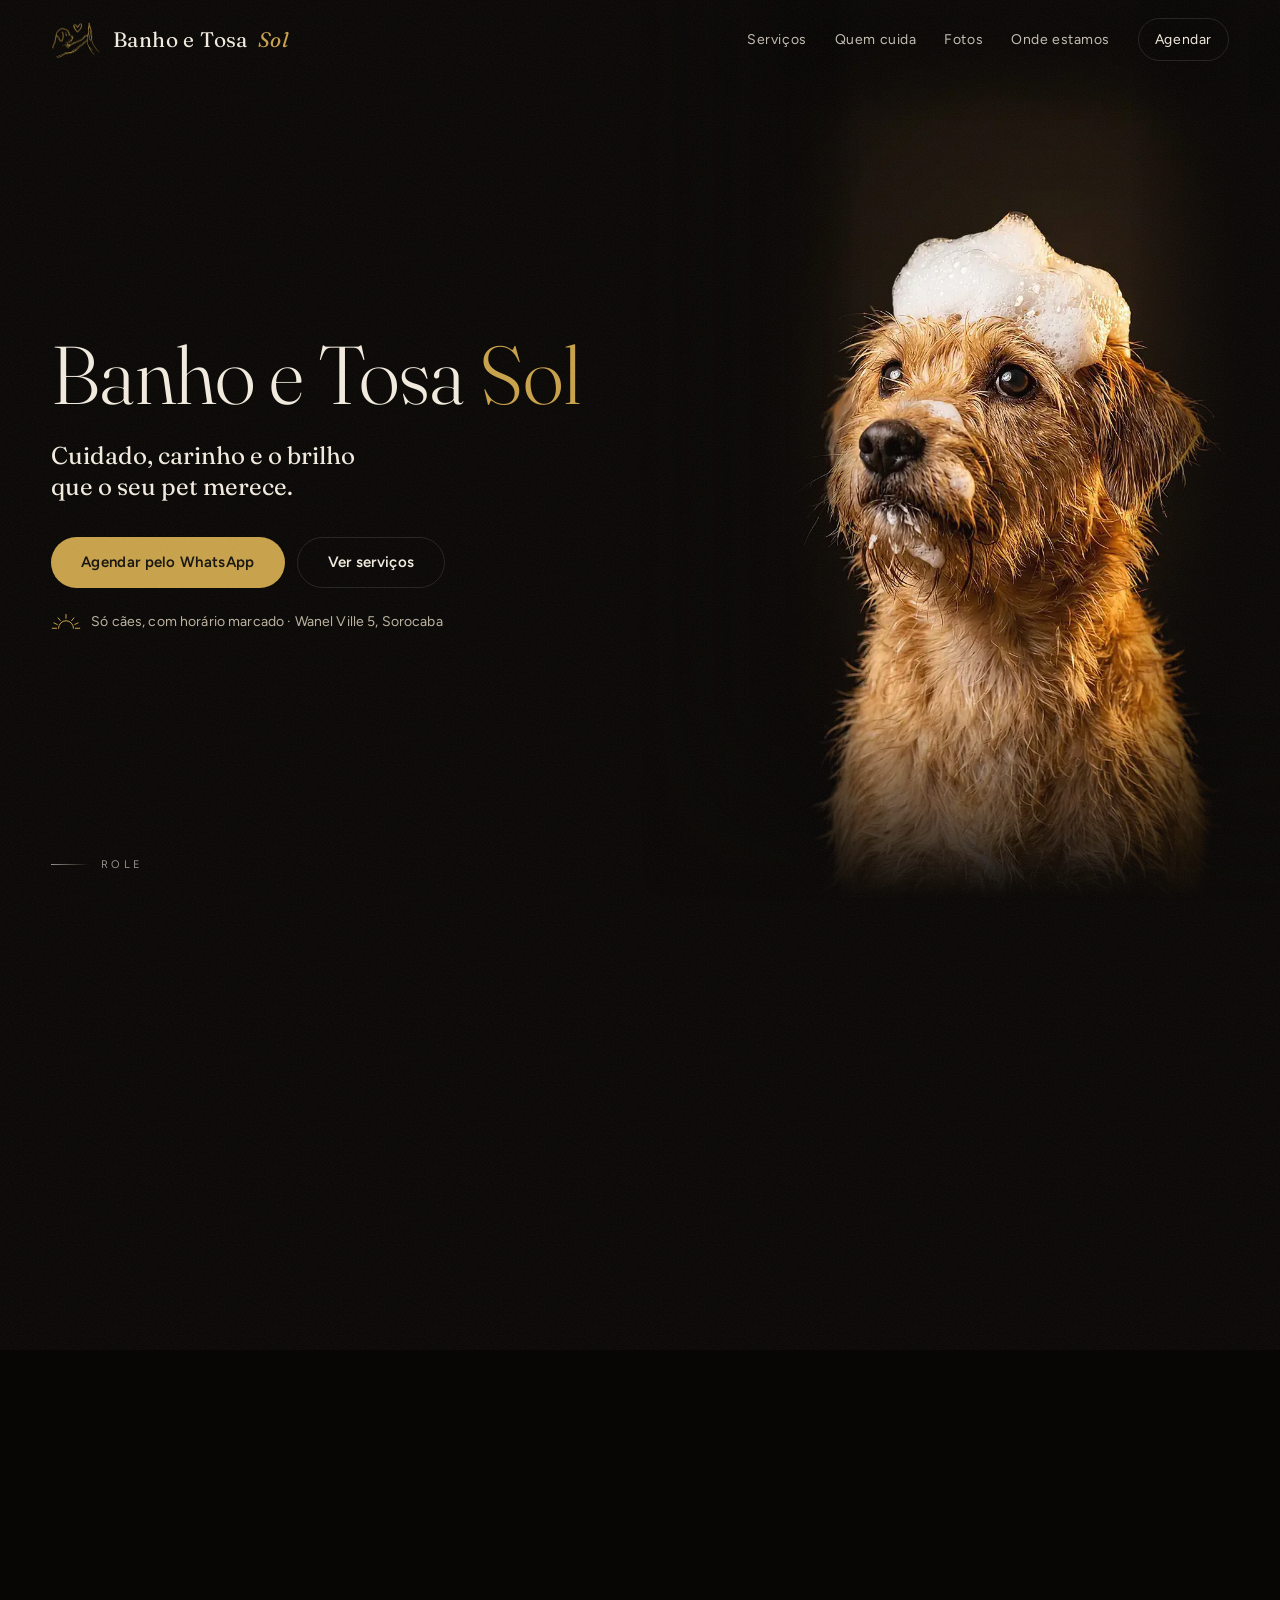
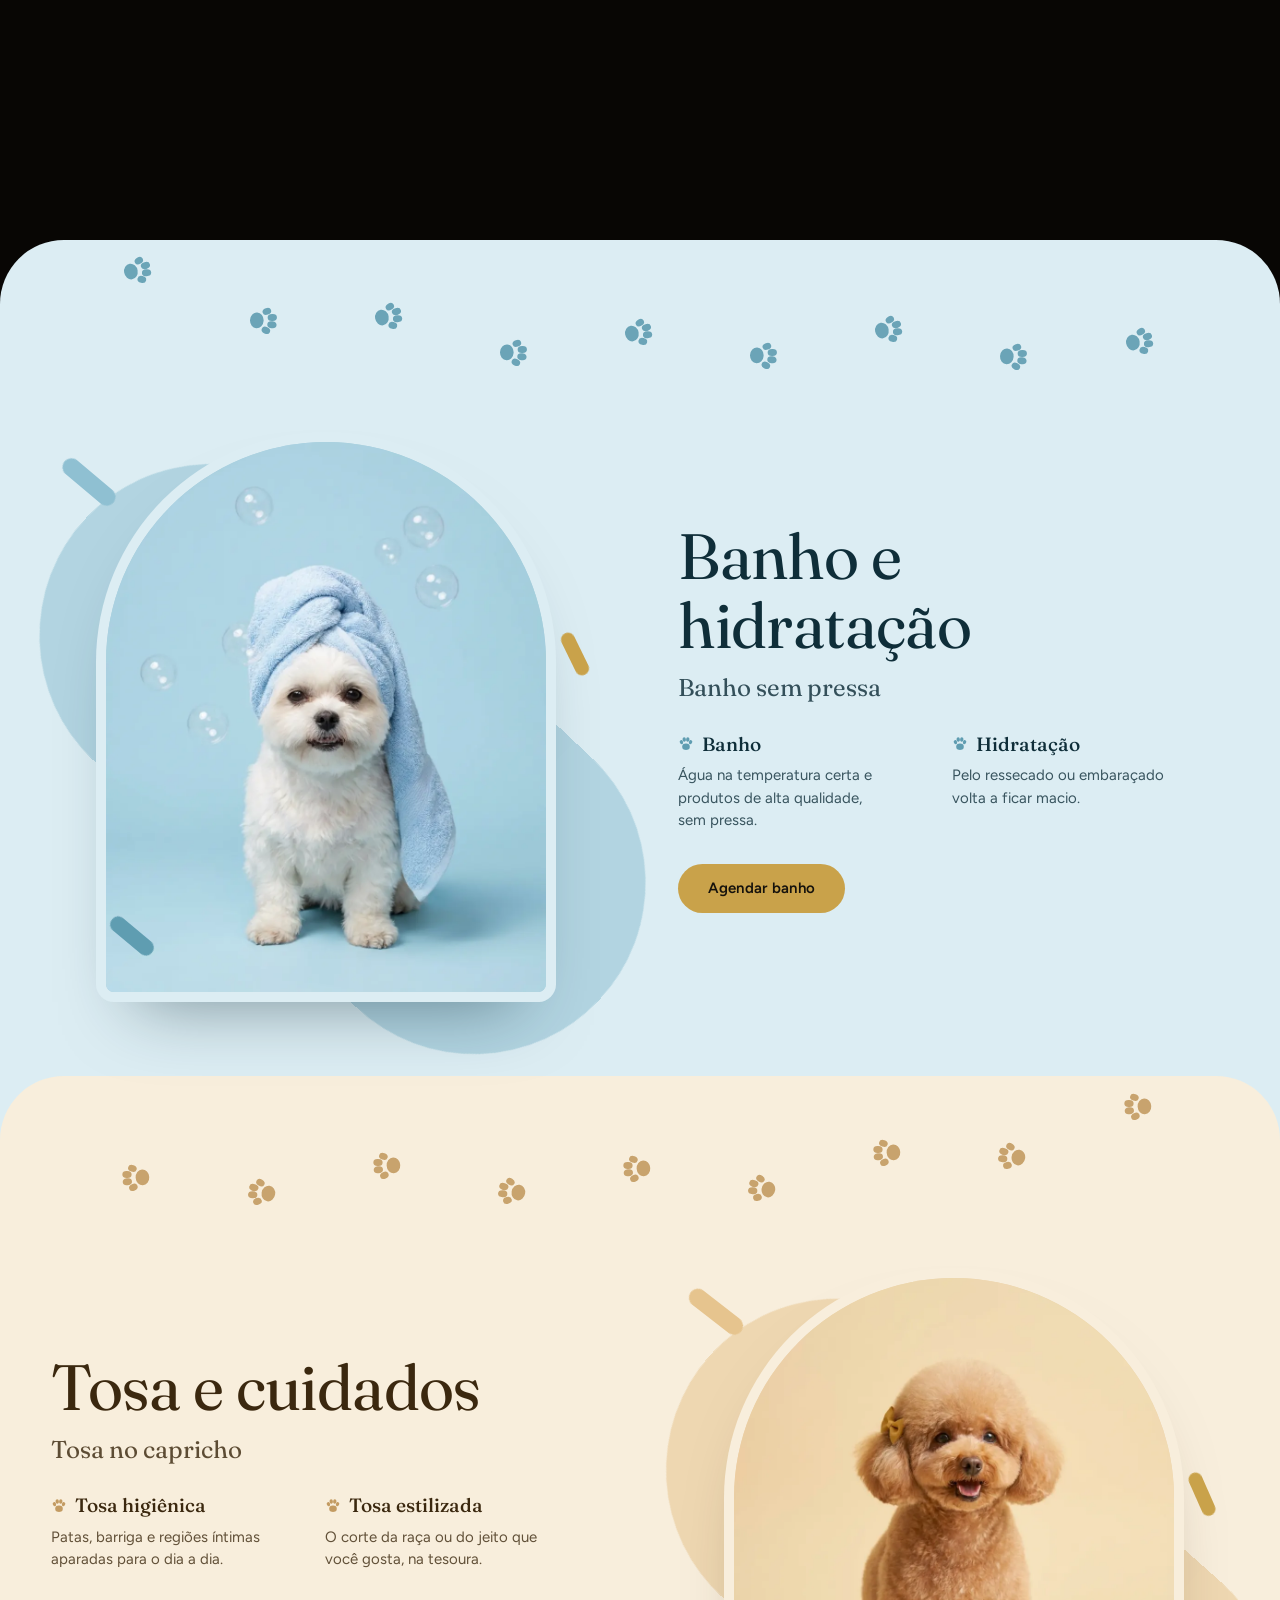
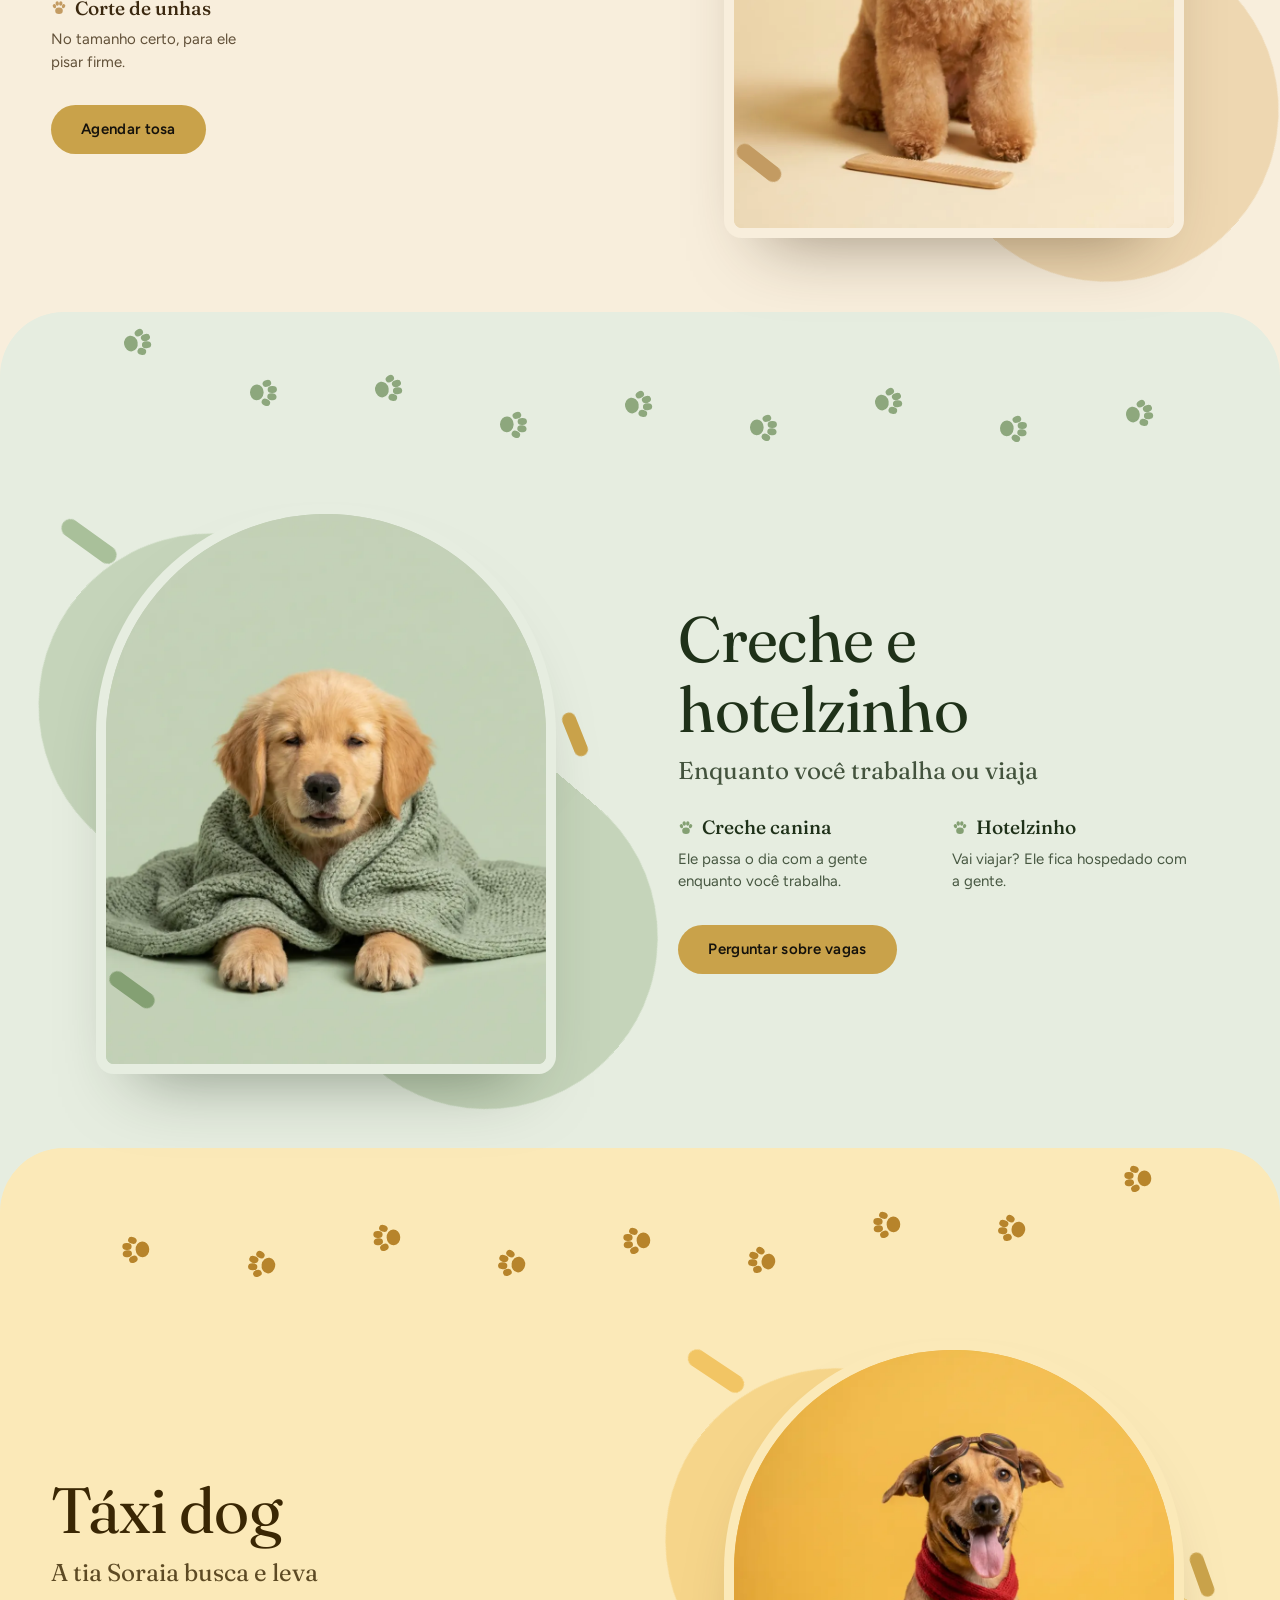
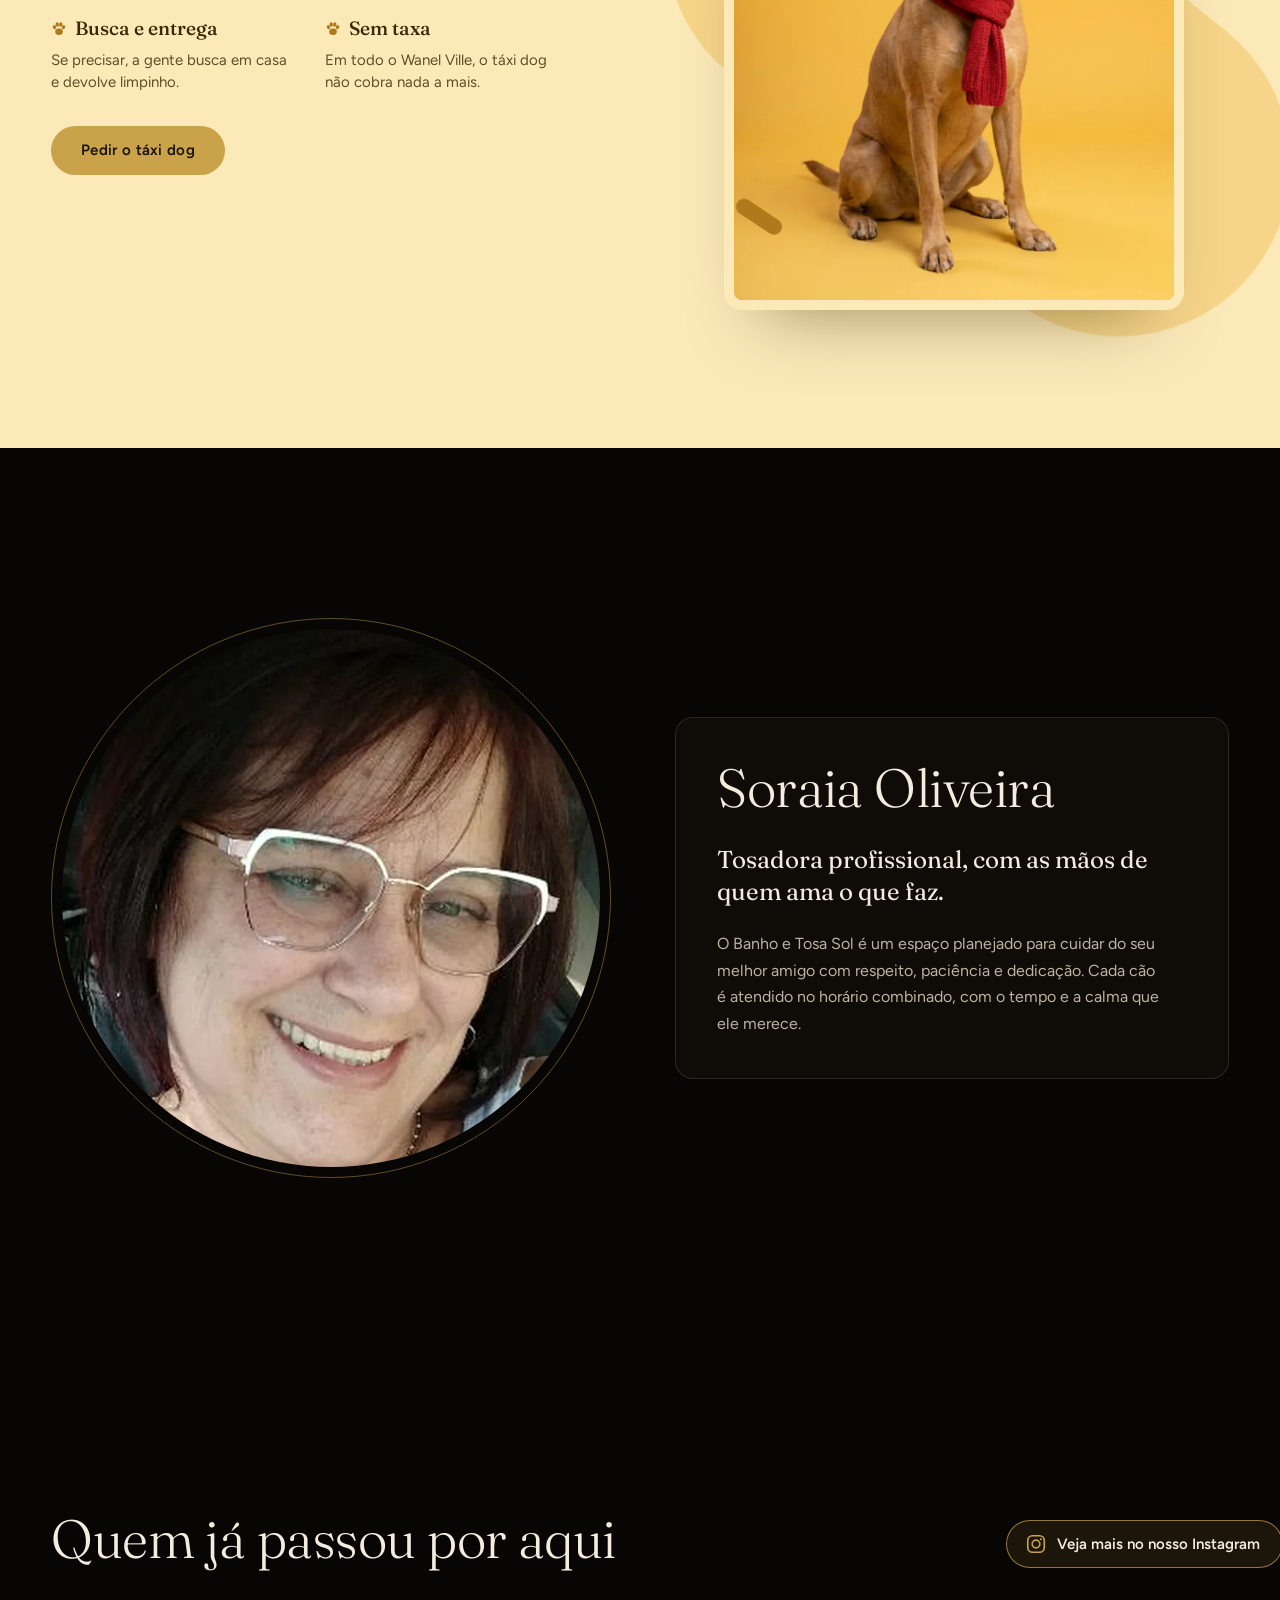
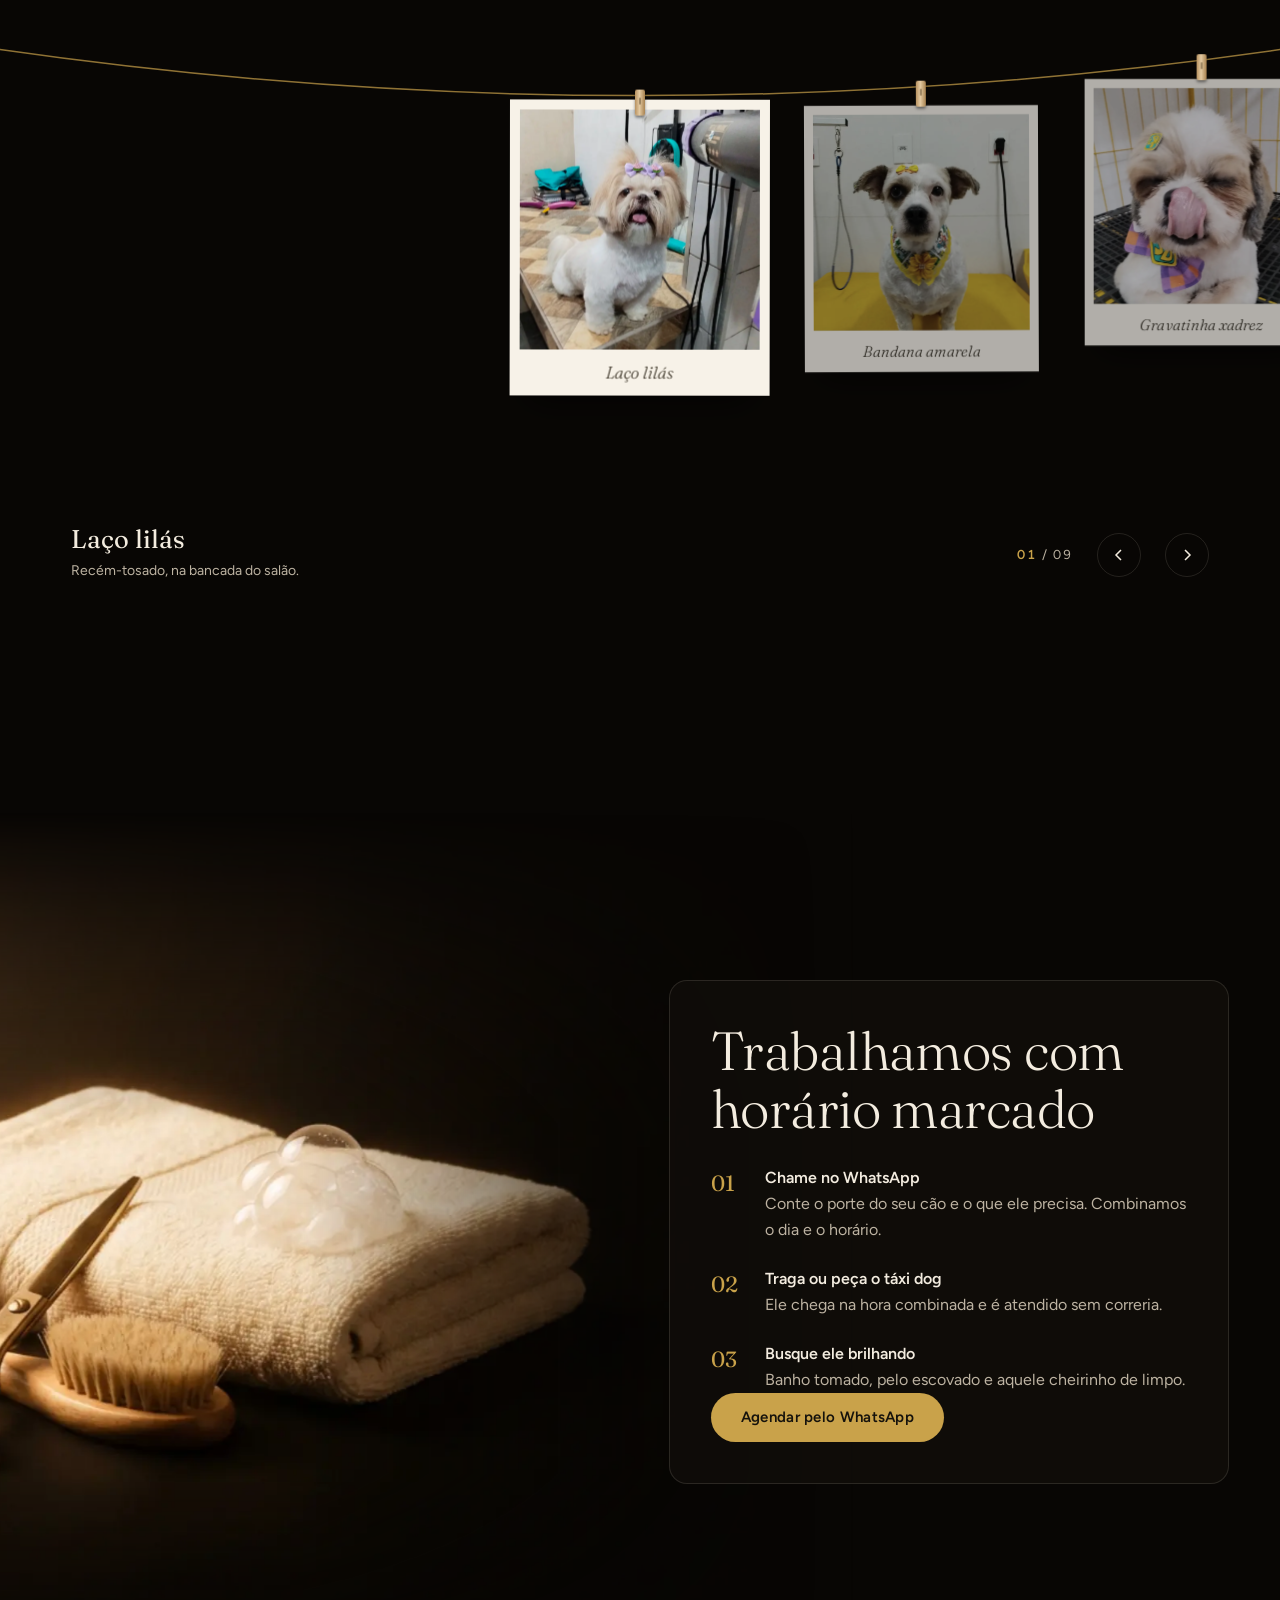
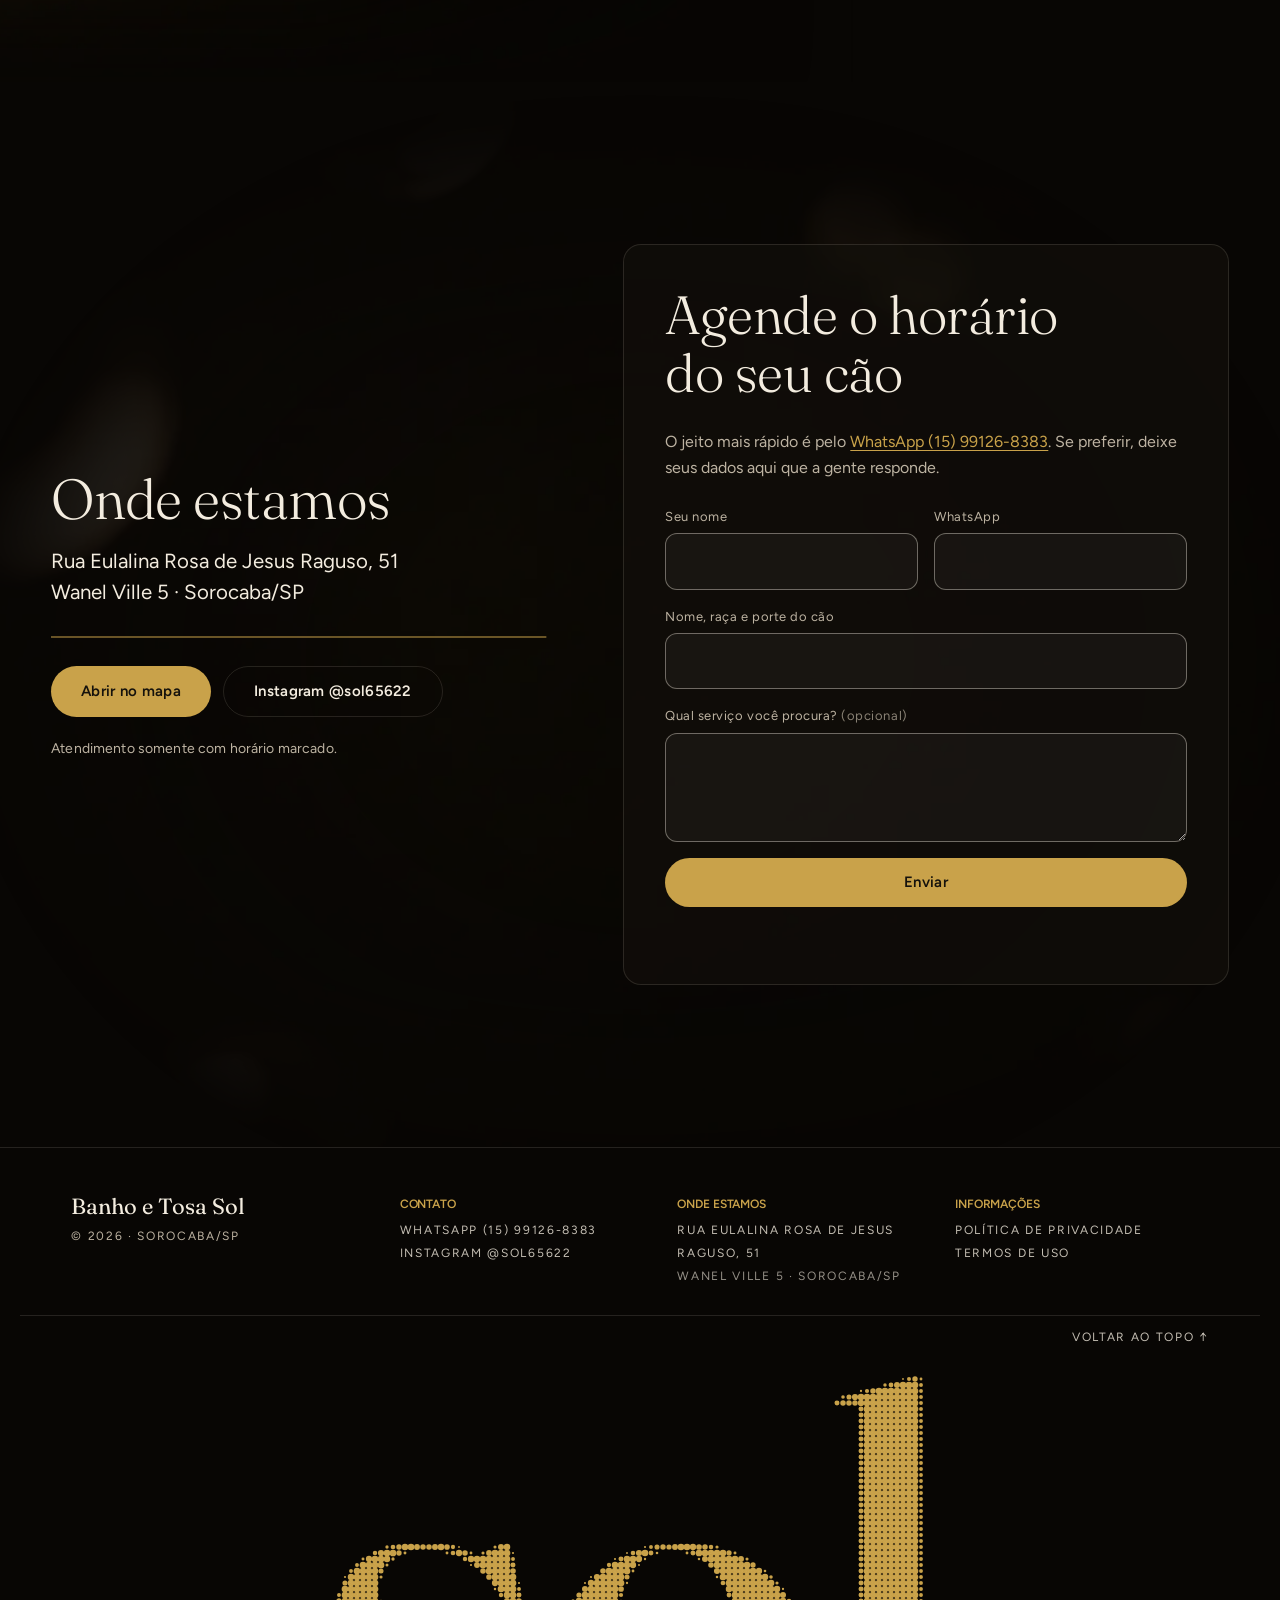
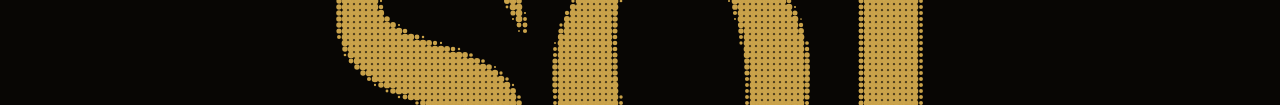
<file: index.html>
<!doctype html>
<html lang="pt-BR">
<head>
  <meta charset="utf-8">
  <meta name="viewport" content="width=device-width, initial-scale=1, viewport-fit=cover">
  <title>Banho e tosa para cães em Sorocaba | Banho e Tosa Sol</title>
  <meta name="description" content="Banho, tosa higiênica e estilizada, hidratação, corte de unhas, creche, hotelzinho e táxi dog para cães. Atendimento com horário marcado no Wanel Ville 5, Sorocaba/SP.">
  <meta property="og:title" content="Banho e tosa para cães em Sorocaba | Banho e Tosa Sol">
  <meta property="og:description" content="Cuidado, carinho e o brilho que o seu pet merece. Banho e tosa para cães no Wanel Ville 5, Sorocaba.">
  <!-- Endereço do ar: se mudar de domínio, trocar aqui, no canonical e no og:image -->
  <link rel="canonical" href="https://banhoetosa.eduardotorres-dev.com.br/">
  <meta property="og:url" content="https://banhoetosa.eduardotorres-dev.com.br/">
  <meta property="og:image" content="https://banhoetosa.eduardotorres-dev.com.br/assets/img/og.jpg">
  <meta property="og:image:width" content="1200">
  <meta property="og:image:height" content="630">
  <meta property="og:type" content="website">
  <meta property="og:locale" content="pt_BR">
  <meta name="theme-color" content="#080604">
  <link rel="icon" href="assets/favicon.png" type="image/png">
  <link rel="preconnect" href="https://fonts.googleapis.com">
  <link rel="preconnect" href="https://fonts.gstatic.com" crossorigin>
  <!-- Fontes sem segurar a primeira tela: o texto aparece na fonte do sistema e troca quando a fonte chega -->
  <link rel="preload" as="style" href="https://fonts.googleapis.com/css2?family=Fraunces:ital,opsz,wght@0,9..144,300;0,9..144,500;1,9..144,300&family=Figtree:wght@400;500;600&display=swap">
  <link rel="stylesheet" href="https://fonts.googleapis.com/css2?family=Fraunces:ital,opsz,wght@0,9..144,300;0,9..144,500;1,9..144,300&family=Figtree:wght@400;500;600&display=swap" media="print" onload="this.media='all'">
  <noscript><link rel="stylesheet" href="https://fonts.googleapis.com/css2?family=Fraunces:ital,opsz,wght@0,9..144,300;0,9..144,500;1,9..144,300&family=Figtree:wght@400;500;600&display=swap"></noscript>
  <link rel="preload" as="image" href="assets/frames/desktop/f_0001.webp" media="(min-width: 861px)">
  <link rel="preload" as="image" href="assets/frames/mobile/f_0001.webp" media="(max-width: 860px)">
  <link rel="stylesheet" href="estilo.css">
  <script type="application/ld+json">
  {
    "@context": "https://schema.org",
    "@type": "PetStore",
    "name": "Banho e Tosa Sol",
    "description": "Banho, tosa, hidratação, corte de unhas, creche, hotelzinho e táxi dog para cães, com horário marcado.",
    "url": "https://banhoetosa.eduardotorres-dev.com.br/",
    "image": "https://banhoetosa.eduardotorres-dev.com.br/assets/img/og.jpg",
    "logo": "https://banhoetosa.eduardotorres-dev.com.br/assets/logo-traco.png",
    "paymentAccepted": "Cartão de débito, cartão de crédito",
    "areaServed": "Sorocaba, SP",
    "telephone": "+55 15 99126-8383",
    "address": {
      "@type": "PostalAddress",
      "streetAddress": "Rua Eulalina Rosa de Jesus Raguso, 51, Wanel Ville 5",
      "addressLocality": "Sorocaba",
      "addressRegion": "SP",
      "addressCountry": "BR"
    },
    "sameAs": ["https://instagram.com/sol65622"]
  }
  </script>
</head>
<body>
<a class="pular" href="#main">Pular para o conteúdo</a>

<svg width="0" height="0" style="position:absolute" aria-hidden="true">
  <symbol id="pata" viewBox="0 0 40 40">
    <ellipse cx="20" cy="27" rx="9.5" ry="8.2"/>
    <ellipse cx="8.6" cy="15.5" rx="4.1" ry="5.3" transform="rotate(-22 8.6 15.5)"/>
    <ellipse cx="15.6" cy="8.6" rx="4.2" ry="5.6" transform="rotate(-7 15.6 8.6)"/>
    <ellipse cx="24.4" cy="8.6" rx="4.2" ry="5.6" transform="rotate(7 24.4 8.6)"/>
    <ellipse cx="31.4" cy="15.5" rx="4.1" ry="5.3" transform="rotate(22 31.4 15.5)"/>
  </symbol>
  <symbol id="sol" viewBox="0 0 48 28">
    <g fill="none" stroke="currentColor" stroke-width="1.6" stroke-linecap="round">
      <path d="M12 24a12 12 0 0 1 24 0"/>
      <path d="M24 2v6M11.3 7.3l3.6 4.4M36.7 7.3l-3.6 4.4M4.6 15.4l5.4 2.6M43.4 15.4 38 18M2 24h7M39 24h7"/>
    </g>
  </symbol>
</svg>

<header class="topo">
  <a href="#inicio" class="marca" aria-label="Banho e Tosa Sol, início">
    <img src="assets/logo-traco.png" alt="" class="marca-logo" width="200" height="153">
    <span class="marca-texto">Banho e Tosa <em>Sol</em></span>
  </a>
  <nav class="menu" aria-label="Seções">
    <a href="#servicos">Serviços</a>
    <a href="#quem-cuida">Quem cuida</a>
    <a href="#galeria">Fotos</a>
    <a href="#onde">Onde estamos</a>
    <a href="#contato" class="menu-cta">Agendar</a>
  </nav>
</header>

<main id="main" tabindex="-1">

  <!-- PALCO: o cachorro fica fixo à direita; a rolagem toca o vídeo em que os olhos descem
       acompanhando os cards de serviço que entram à esquerda, de cima para baixo. -->
  <section id="inicio" class="palco" aria-label="Banho e Tosa Sol e serviços">
    <div class="palco-fixo">

      <div class="cao" aria-hidden="true">
        <canvas class="cao-canvas"></canvas>
        <div class="cao-vinheta"></div>
      </div>

      <div class="palco-texto">
        <div class="abertura" data-ate="0.14">
          <h1>Banho e Tosa <span class="ouro">Sol</span></h1>
          <p class="apoio">Cuidado, carinho e o brilho que o seu pet merece.</p>
          <div class="acoes">
            <a class="botao" data-whats href="#contato">Agendar pelo WhatsApp</a>
            <a class="botao botao--linha" href="#servicos">Ver serviços</a>
          </div>
          <p class="nota"><svg class="sol-icone"><use href="#sol"/></svg>Só cães, com horário marcado · Wanel Ville 5, Sorocaba</p>
        </div>

        <div id="servicos" class="servicos" data-de="0.16">
          <div class="servicos-cabeca">
            <h2>O que ele encontra aqui</h2>
          </div>
          <ol class="lista-servicos">
            <li class="servico"><h3>Banho</h3><p><span>Água na temperatura certa e produtos de alta qualidade, sem pressa.</span></p></li>
            <li class="servico"><h3>Tosa higiênica</h3><p><span>Patas, barriga e regiões íntimas aparadas para o dia a dia ficar mais limpo.</span></p></li>
            <li class="servico"><h3>Tosa estilizada</h3><p><span>O corte da raça ou do jeito que você gosta, feito com tesoura e capricho.</span></p></li>
            <li class="servico"><h3>Hidratação</h3><p><span>Para o pelo ressecado ou embaraçado voltar a ficar macio.</span></p></li>
            <li class="servico"><h3>Corte de unhas</h3><p><span>Unhas no tamanho certo, para ele pisar firme e sem desconforto.</span></p></li>
            <li class="servico"><h3>Creche canina</h3><p><span>Seu cão passa o dia com a gente enquanto você trabalha.</span></p></li>
            <li class="servico"><h3>Hotelzinho</h3><p><span>Vai viajar? Ele fica hospedado com a gente.</span></p></li>
            <li class="servico"><h3>Táxi dog</h3><p><span>Se precisar, a tia Soraia busca e leva o seu cão. Sem taxa no Wanel Ville.</span></p></li>
          </ol>
          <p class="nota servicos-nota">Preços sob consulta, de acordo com o porte e o pelo. Aceitamos cartão de débito e crédito.</p>
        </div>
      </div>

      <div class="dica" aria-hidden="true"><span></span>role</div>
    </div>
  </section>

  <!-- CAPÍTULOS: cada grupo de serviço num "cômodo" colorido; trilha de patinhas na passagem -->
  <section class="capitulos" aria-label="Serviços em detalhe">
    <article class="cap cap--banho" aria-labelledby="cap-banho-titulo">
      <div class="trilha" aria-hidden="true"></div>
      <div class="cap-grade">
        <figure class="cap-foto"><span class="cap-capsula" aria-hidden="true"></span><span class="cap-pilula cap-pilula--1" aria-hidden="true"></span><span class="cap-pilula cap-pilula--2" aria-hidden="true"></span><span class="cap-pilula cap-pilula--3" aria-hidden="true"></span><div class="cap-arco"><img src="assets/img/cap-banho.webp" alt="Shih-tzu branco com uma toalha azul enrolada como turbante, cercado de bolhas de sabão" width="960" height="1200" loading="lazy" decoding="async"></div></figure>
        <div class="cap-texto">
          <h2 id="cap-banho-titulo">Banho e hidratação</h2>
          <p class="cap-lema">Banho sem pressa</p>
          <dl class="cap-servicos"><div><dt>Banho</dt><dd>Água na temperatura certa e produtos de alta qualidade, sem pressa.</dd></div><div><dt>Hidratação</dt><dd>Pelo ressecado ou embaraçado volta a ficar macio.</dd></div></dl>
          <a class="botao botao--tinta" data-whats data-msg="Olá! Quero agendar um banho para o meu cão." href="#contato">Agendar banho</a>
        </div>
      </div>
    </article>
    <article class="cap cap--tosa cap--inverso" aria-labelledby="cap-tosa-titulo">
      <div class="trilha" aria-hidden="true"></div>
      <div class="cap-grade">
        <figure class="cap-foto"><span class="cap-capsula" aria-hidden="true"></span><span class="cap-pilula cap-pilula--1" aria-hidden="true"></span><span class="cap-pilula cap-pilula--2" aria-hidden="true"></span><span class="cap-pilula cap-pilula--3" aria-hidden="true"></span><div class="cap-arco"><img src="assets/img/cap-tosa.webp" alt="Poodle caramelo recém-tosado, com um lacinho amarelo, sentado ao lado de um pente de madeira" width="960" height="1200" loading="lazy" decoding="async"></div></figure>
        <div class="cap-texto">
          <h2 id="cap-tosa-titulo">Tosa e cuidados</h2>
          <p class="cap-lema">Tosa no capricho</p>
          <dl class="cap-servicos"><div><dt>Tosa higiênica</dt><dd>Patas, barriga e regiões íntimas aparadas para o dia a dia.</dd></div><div><dt>Tosa estilizada</dt><dd>O corte da raça ou do jeito que você gosta, na tesoura.</dd></div><div><dt>Corte de unhas</dt><dd>No tamanho certo, para ele pisar firme.</dd></div></dl>
          <a class="botao botao--tinta" data-whats data-msg="Olá! Quero agendar uma tosa para o meu cão." href="#contato">Agendar tosa</a>
        </div>
      </div>
    </article>
    <article class="cap cap--creche" aria-labelledby="cap-creche-titulo">
      <div class="trilha" aria-hidden="true"></div>
      <div class="cap-grade">
        <figure class="cap-foto"><span class="cap-capsula" aria-hidden="true"></span><span class="cap-pilula cap-pilula--1" aria-hidden="true"></span><span class="cap-pilula cap-pilula--2" aria-hidden="true"></span><span class="cap-pilula cap-pilula--3" aria-hidden="true"></span><div class="cap-arco"><img src="assets/img/cap-creche.webp" alt="Filhote de golden retriever enrolado numa manta verde de tricô, quase dormindo" width="960" height="1200" loading="lazy" decoding="async"></div></figure>
        <div class="cap-texto">
          <h2 id="cap-creche-titulo">Creche e hotelzinho</h2>
          <p class="cap-lema">Enquanto você trabalha ou viaja</p>
          <dl class="cap-servicos"><div><dt>Creche canina</dt><dd>Ele passa o dia com a gente enquanto você trabalha.</dd></div><div><dt>Hotelzinho</dt><dd>Vai viajar? Ele fica hospedado com a gente.</dd></div></dl>
          <a class="botao botao--tinta" data-whats data-msg="Olá! Quero saber sobre vagas na creche ou no hotelzinho." href="#contato">Perguntar sobre vagas</a>
        </div>
      </div>
    </article>
    <article class="cap cap--taxi cap--inverso" aria-labelledby="cap-taxi-titulo">
      <div class="trilha" aria-hidden="true"></div>
      <div class="cap-grade">
        <figure class="cap-foto"><span class="cap-capsula" aria-hidden="true"></span><span class="cap-pilula cap-pilula--1" aria-hidden="true"></span><span class="cap-pilula cap-pilula--2" aria-hidden="true"></span><span class="cap-pilula cap-pilula--3" aria-hidden="true"></span><div class="cap-arco"><img src="assets/img/cap-taxi.webp" alt="Vira-lata caramelo de óculos de aviador na cabeça e lencinho vermelho, pronto para passear" width="960" height="1200" loading="lazy" decoding="async"></div></figure>
        <div class="cap-texto">
          <h2 id="cap-taxi-titulo">Táxi dog</h2>
          <p class="cap-lema">A tia Soraia busca e leva</p>
          <dl class="cap-servicos"><div><dt>Busca e entrega</dt><dd>Se precisar, a gente busca em casa e devolve limpinho.</dd></div><div><dt>Sem taxa</dt><dd>Em todo o Wanel Ville, o táxi dog não cobra nada a mais.</dd></div></dl>
          <a class="botao botao--tinta" data-whats data-msg="Olá! Quero pedir o táxi dog para o meu cão." href="#contato">Pedir o táxi dog</a>
        </div>
      </div>
    </article>
  </section>

  <!-- QUEM CUIDA -->
  <section id="quem-cuida" class="secao">
    <div class="secao-grade secao-grade--retrato">
      <figure class="retrato revelar">
        <img src="assets/img/soraia.webp" alt="Soraia Oliveira, tosadora do Banho e Tosa Sol, sorrindo" width="720" height="720" loading="lazy">
      </figure>
      <div class="painel revelar">
        <h2>Soraia Oliveira</h2>
        <p class="destaque">Tosadora profissional, com as mãos de quem ama o que faz.</p>
        <p>O Banho e Tosa Sol é um espaço planejado para cuidar do seu melhor amigo com respeito, paciência e dedicação. Cada cão é atendido no horário combinado, com o tempo e a calma que ele merece.</p>
      </div>
    </div>
  </section>

  <!-- GALERIA: fotos de clientes (trocar cada .foto--vazia por uma foto real, ver comentário abaixo) -->
  <section id="galeria" class="secao secao--galeria" aria-labelledby="galeria-titulo">
    <div class="galeria-cabeca">
      <h2 id="galeria-titulo">Quem já passou por aqui</h2>
      <div class="galeria-controles">
        <a class="galeria-insta" href="https://instagram.com/sol65622" target="_blank" rel="noopener"><svg viewBox="0 0 24 24" aria-hidden="true"><rect x="3" y="3" width="18" height="18" rx="5.2"/><circle cx="12" cy="12" r="4.2"/><circle cx="17.3" cy="6.7" r="1.1" class="ponto"/></svg>Veja mais no nosso Instagram</a>
</div>
    </div>
    <!-- VARAL: as fotos ficam penduradas num fio que cede no meio. Para trocar uma foto, troque o <figure> inteiro
         (a imagem fica cortada num quadrado pelo meio; o texto da margem é a <figcaption>, a legenda vai em data-legenda). -->
    <div class="varal" tabindex="0" role="region" aria-roledescription="carrossel" aria-label="Fotos de cães atendidos e posts de datas especiais">
      <svg class="varal-fio" aria-hidden="true"><path fill="none" stroke-width="1.5" stroke-linecap="round"/></svg>
      <figure class="varal-foto" data-legenda="Recém-tosado, na bancada do salão.">
        <div class="varal-papel"><div class="varal-img"><img src="assets/img/galeria/p01.webp" alt="Shih-tzu de pelo claro com laço lilás, recém-tosado, sentado na bancada do salão" width="800" height="1000" loading="lazy" decoding="async" draggable="false"></div><figcaption class="varal-nota">Laço lilás</figcaption></div>
        <span class="varal-pregador" aria-hidden="true"></span>
      </figure>
      <figure class="varal-foto" data-legenda="Pronto para ir para casa, ainda na mesa de banho.">
        <div class="varal-papel"><div class="varal-img"><img src="assets/img/galeria/p04.webp" alt="Cão branco de orelhas marrons com bandana amarela, sentado na mesa de banho" width="800" height="1000" loading="lazy" decoding="async" draggable="false"></div><figcaption class="varal-nota">Bandana amarela</figcaption></div>
        <span class="varal-pregador" aria-hidden="true"></span>
      </figure>
      <figure class="varal-foto" data-legenda="Lambendo o focinho depois do banho.">
        <div class="varal-papel"><div class="varal-img"><img src="assets/img/galeria/p05.webp" alt="Shih-tzu branco e caramelo lambendo o focinho, com gravatinha xadrez lilás" width="800" height="1000" loading="lazy" decoding="async" draggable="false"></div><figcaption class="varal-nota">Gravatinha xadrez</figcaption></div>
        <span class="varal-pregador" aria-hidden="true"></span>
      </figure>
      <figure class="varal-foto" data-legenda="De pé na mesa de banho, já escovado.">
        <div class="varal-papel"><div class="varal-img"><img src="assets/img/galeria/p09.webp" alt="Shih-tzu preto e branco com bandana verde, em pé na mesa de banho amarela" width="800" height="1000" loading="lazy" decoding="async" draggable="false"></div><figcaption class="varal-nota">Bandana verde</figcaption></div>
        <span class="varal-pregador" aria-hidden="true"></span>
      </figure>
      <figure class="varal-foto" data-legenda="Chapéu de bruxa e capa laranja no @sol65622.">
        <div class="varal-papel"><div class="varal-img"><img src="assets/img/galeria/p16.webp" alt="Shih-tzu cinza com chapéu de bruxa e capa laranja, em post de Halloween" width="800" height="1000" loading="lazy" decoding="async" draggable="false"></div><figcaption class="varal-nota">Halloween</figcaption></div>
        <span class="varal-pregador" aria-hidden="true"></span>
      </figure>
      <figure class="varal-foto" data-legenda="Gola colorida no post do @sol65622.">
        <div class="varal-papel"><div class="varal-img"><img src="assets/img/galeria/p22.webp" alt="Shih-tzu branco e caramelo com gola colorida, em post de Dia das Crianças" width="800" height="1000" loading="lazy" decoding="async" draggable="false"></div><figcaption class="varal-nota">Dia das Crianças</figcaption></div>
        <span class="varal-pregador" aria-hidden="true"></span>
      </figure>
      <figure class="varal-foto" data-legenda="Chapéu e capa roxos de bruxa.">
        <div class="varal-papel"><div class="varal-img"><img src="assets/img/galeria/p20.webp" alt="Shih-tzu preto e branco com chapéu e capa roxos de bruxa, em post de Halloween" width="800" height="1000" loading="lazy" decoding="async" draggable="false"></div><figcaption class="varal-nota">Halloween</figcaption></div>
        <span class="varal-pregador" aria-hidden="true"></span>
      </figure>
      <figure class="varal-foto" data-legenda="Gravata-borboleta azul e amarela.">
        <div class="varal-papel"><div class="varal-img"><img src="assets/img/galeria/p19.webp" alt="Shih-tzu com gravata-borboleta azul e amarela, em post de Dia dos Pais" width="800" height="1000" loading="lazy" decoding="async" draggable="false"></div><figcaption class="varal-nota">Dia dos Pais</figcaption></div>
        <span class="varal-pregador" aria-hidden="true"></span>
      </figure>
      <figure class="varal-foto" data-legenda="Bandana vermelha no post do @sol65622.">
        <div class="varal-papel"><div class="varal-img"><img src="assets/img/galeria/p21.webp" alt="Shih-tzu com bandana vermelha, em post de Dia dos Pais" width="800" height="1000" loading="lazy" decoding="async" draggable="false"></div><figcaption class="varal-nota">Dia dos Pais</figcaption></div>
        <span class="varal-pregador" aria-hidden="true"></span>
      </figure>
      <div class="varal-barra">
        <div class="varal-cap" aria-hidden="true"></div>
        <span class="varal-conta" aria-hidden="true"></span>
        <button type="button" class="varal-btn" data-dir="-1" aria-label="Foto anterior"><svg viewBox="0 0 16 16" aria-hidden="true"><path d="M10 3 5 8l5 5"/></svg></button>
        <button type="button" class="varal-btn" data-dir="1" aria-label="Próxima foto"><svg viewBox="0 0 16 16" aria-hidden="true"><path d="m6 3 5 5-5 5"/></svg></button>
      </div>
      <div class="sr-only" aria-live="polite"></div>
    </div>
  </section>

  <!-- MURAL: recados dos tutores em polaroids. O conteúdo vem de config.js (depoimentos). -->
  <section id="depoimentos" class="secao secao--mural" aria-labelledby="mural-titulo" hidden>
    <div class="mural-cabeca">
      <h2 id="mural-titulo">Mural dos tutores</h2>
      <p>As fotos e os recados que vocês mandam ficam aqui.<span class="so-mouse"> Arraste para mexer.</span></p>
    </div>
    <ul class="mural"></ul>
  </section>

  <!-- COMO FUNCIONA -->
  <section id="como-funciona" class="secao">
    <img class="arte arte--esquerda" src="assets/img/cuidado.webp" alt="" loading="lazy">
    <div class="secao-grade secao-grade--direita">
      <div class="painel revelar">
        <h2>Trabalhamos com horário marcado</h2>
        <ol class="passos">
          <li><strong>Chame no WhatsApp</strong><span>Conte o porte do seu cão e o que ele precisa. Combinamos o dia e o horário.</span></li>
          <li><strong>Traga ou peça o táxi dog</strong><span>Ele chega na hora combinada e é atendido sem correria.</span></li>
          <li><strong>Busque ele brilhando</strong><span>Banho tomado, pelo escovado e aquele cheirinho de limpo.</span></li>
        </ol>
        <a class="botao" data-whats href="#contato">Agendar pelo WhatsApp</a>
      </div>
    </div>
  </section>

  <!-- ONDE ESTAMOS + CONTATO, lado a lado -->
  <section id="contato" class="secao secao--contato">
    <img class="arte arte--fundo arte--suave" src="assets/img/bolhas.webp" alt="" loading="lazy">
    <div class="contato-grade">
      <div id="onde" class="onde revelar">
        <div class="onde-texto">
          <h2>Onde estamos</h2>
          <address>Rua Eulalina Rosa de Jesus Raguso, 51<br>Wanel Ville 5 · Sorocaba/SP</address>
        </div>
        <svg class="onde-linha" viewBox="0 0 400 2" preserveAspectRatio="none" aria-hidden="true"><line x1="0" y1="1" x2="400" y2="1" pathLength="1"/></svg>
        <div class="onde-acoes">
          <a class="botao" href="https://www.google.com/maps/search/?api=1&query=Rua+Eulalina+Rosa+de+Jesus+Raguso%2C+51%2C+Wanel+Ville+5%2C+Sorocaba+SP" target="_blank" rel="noopener">Abrir no mapa</a>
          <a class="botao botao--linha" href="https://instagram.com/sol65622" target="_blank" rel="noopener">Instagram @sol65622</a>
          <p class="nota">Atendimento somente com horário marcado.</p>
        </div>
      </div>
      <div class="painel painel--form revelar">
        <h2>Agende o horário do seu cão</h2>
        <p>O jeito mais rápido é pelo <a data-whats href="#contato">WhatsApp (15) 99126-8383</a>. Se preferir, deixe seus dados aqui que a gente responde.</p>
        <form class="form" novalidate>
          <div class="campo">
            <label for="f-nome">Seu nome</label>
            <input id="f-nome" name="nome" autocomplete="name" required>
          </div>
          <div class="campo">
            <label for="f-tel">WhatsApp</label>
            <input id="f-tel" name="telefone" type="tel" autocomplete="tel" inputmode="tel" required>
          </div>
          <div class="campo campo--inteiro">
            <label for="f-cao">Nome, raça e porte do cão</label>
            <input id="f-cao" name="cao" autocomplete="off" required>
          </div>
          <div class="campo campo--inteiro">
            <label for="f-msg">Qual serviço você procura? <span class="opcional">(opcional)</span></label>
            <textarea id="f-msg" name="mensagem" rows="3"></textarea>
          </div>
          <input type="text" name="_honey" class="pote" tabindex="-1" autocomplete="off" aria-hidden="true">
          <button type="submit" class="botao campo--inteiro">Enviar</button>
          <p class="form-status campo--inteiro" role="status" aria-live="polite"></p>
        </form>
      </div>
    </div>
  </section>

</main>

<!-- RODAPÉ: a palavra "sol" impressa em pontos dourados (canvas); o mouse abre os pontos e o clique solta uma onda -->
<footer class="rodape-sol" data-palavra="sol">
  <canvas aria-hidden="true"></canvas>
  <div class="rs-topo">
    <div class="rs-marca">
      <strong>Banho e Tosa Sol</strong>
      <span>© <span data-ano></span> · Sorocaba/SP</span>
    </div>
    <nav class="rs-col" aria-label="Contato">
      <h3>Contato</h3>
      <ul>
        <li><a class="rs-link" data-whats href="#contato">WhatsApp (15) 99126-8383</a></li>
        <li><a class="rs-link" href="https://instagram.com/sol65622" target="_blank" rel="noopener">Instagram @sol65622</a></li>
      </ul>
    </nav>
    <nav class="rs-col" aria-label="Endereço">
      <h3>Onde estamos</h3>
      <ul>
        <li><a class="rs-link" href="https://www.google.com/maps/search/?api=1&query=Rua+Eulalina+Rosa+de+Jesus+Raguso%2C+51%2C+Wanel+Ville+5%2C+Sorocaba+SP" target="_blank" rel="noopener">Rua Eulalina Rosa de Jesus Raguso, 51</a></li>
        <li><span class="rs-link">Wanel Ville 5 · Sorocaba/SP</span></li>
      </ul>
    </nav>
    <nav class="rs-col" aria-label="Informações">
      <h3>Informações</h3>
      <ul>
        <li><a class="rs-link" href="privacidade.html">Política de privacidade</a></li>
        <li><a class="rs-link" href="termos.html">Termos de uso</a></li>
      </ul>
    </nav>
  </div>
  <div class="rs-filete"><a class="rs-link" href="#inicio">Voltar ao topo ↑</a></div>
</footer>

<a class="whats" data-whats target="_blank" rel="noopener" aria-label="Conversar no WhatsApp">
  <svg viewBox="0 0 32 32" aria-hidden="true"><path fill="currentColor" d="M16 3C9 3 3.3 8.6 3.3 15.6c0 2.4.7 4.7 1.9 6.7L3 29l6.9-2.1c1.9 1 4 1.6 6.1 1.6 7 0 12.7-5.6 12.7-12.6S23 3 16 3Zm0 23.1c-1.9 0-3.8-.5-5.4-1.5l-.4-.2-4.1 1.2 1.3-4-.3-.4a10.4 10.4 0 0 1-1.6-5.6C5.5 9.8 10.2 5.2 16 5.2s10.5 4.6 10.5 10.4S21.8 26.1 16 26.1Zm5.8-7.8c-.3-.2-1.9-.9-2.2-1-.3-.1-.5-.2-.7.2-.2.3-.8 1-1 1.2-.2.2-.4.2-.7.1-.3-.2-1.3-.5-2.5-1.6-.9-.8-1.6-1.8-1.7-2.1-.2-.3 0-.5.1-.6l.5-.6.3-.5c.1-.2 0-.4 0-.6l-1-2.4c-.3-.6-.5-.5-.7-.5h-.6c-.2 0-.6.1-.9.4-.3.3-1.2 1.1-1.2 2.8s1.2 3.2 1.4 3.4c.2.2 2.4 3.6 5.7 5 .8.4 1.4.6 1.9.7.8.3 1.6.2 2.2.1.7-.1 1.9-.8 2.2-1.5.3-.7.3-1.4.2-1.5-.1-.2-.3-.3-.6-.4Z"/></svg>
</a>

<script src="config.js"></script>
<script src="app.js"></script>
<script src="varal.js"></script>
<script src="mural.js"></script>
<script src="rodape.js"></script>
</body>
</html>
</file>
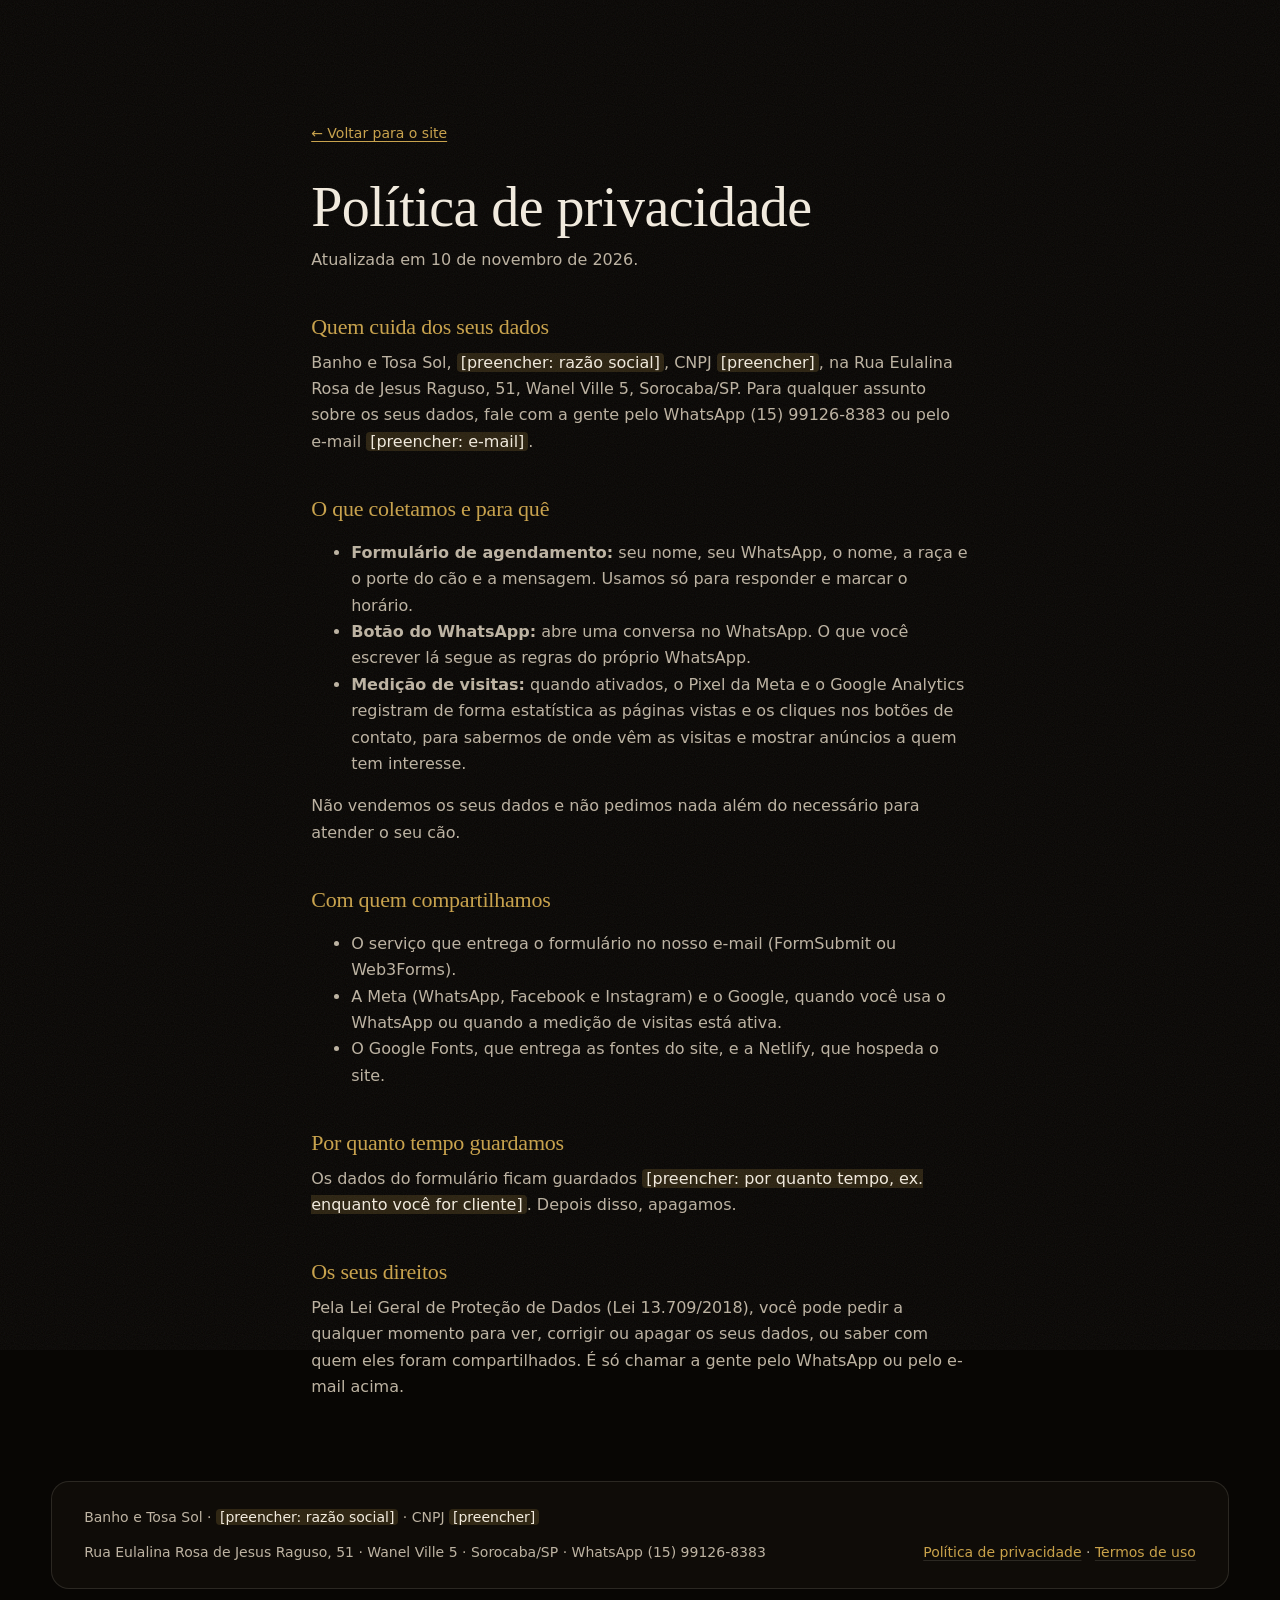
<file: privacidade.html>
<!doctype html>
<html lang="pt-BR">
<head>
  <meta charset="utf-8">
  <meta name="viewport" content="width=device-width, initial-scale=1">
  <title>Política de privacidade | Banho e Tosa Sol</title>
  <meta name="description" content="Como o site do Banho e Tosa Sol trata os seus dados, de acordo com a LGPD.">
  <link rel="canonical" href="https://banhoetosa.eduardotorres-dev.com.br/privacidade.html">
  <meta name="theme-color" content="#080604">
  <link rel="icon" href="assets/favicon.png" type="image/png">
  <link rel="stylesheet" href="estilo.css">
</head>
<body>
<main class="legal">
  <a class="voltar" href="./">← Voltar para o site</a>
  <h1>Política de privacidade</h1>
  <p>Atualizada em 10 de novembro de 2026.</p>

  <h2>Quem cuida dos seus dados</h2>
  <p>Banho e Tosa Sol, <span class="preencher">[preencher: razão social]</span>, CNPJ <span class="preencher">[preencher]</span>, na Rua Eulalina Rosa de Jesus Raguso, 51, Wanel Ville 5, Sorocaba/SP. Para qualquer assunto sobre os seus dados, fale com a gente pelo WhatsApp (15) 99126-8383 ou pelo e-mail <span class="preencher">[preencher: e-mail]</span>.</p>

  <h2>O que coletamos e para quê</h2>
  <ul>
    <li><strong>Formulário de agendamento:</strong> seu nome, seu WhatsApp, o nome, a raça e o porte do cão e a mensagem. Usamos só para responder e marcar o horário.</li>
    <li><strong>Botão do WhatsApp:</strong> abre uma conversa no WhatsApp. O que você escrever lá segue as regras do próprio WhatsApp.</li>
    <li><strong>Medição de visitas:</strong> quando ativados, o Pixel da Meta e o Google Analytics registram de forma estatística as páginas vistas e os cliques nos botões de contato, para sabermos de onde vêm as visitas e mostrar anúncios a quem tem interesse.</li>
  </ul>
  <p>Não vendemos os seus dados e não pedimos nada além do necessário para atender o seu cão.</p>

  <h2>Com quem compartilhamos</h2>
  <ul>
    <li>O serviço que entrega o formulário no nosso e-mail (FormSubmit ou Web3Forms).</li>
    <li>A Meta (WhatsApp, Facebook e Instagram) e o Google, quando você usa o WhatsApp ou quando a medição de visitas está ativa.</li>
    <li>O Google Fonts, que entrega as fontes do site, e a Netlify, que hospeda o site.</li>
  </ul>

  <h2>Por quanto tempo guardamos</h2>
  <p>Os dados do formulário ficam guardados <span class="preencher">[preencher: por quanto tempo, ex. enquanto você for cliente]</span>. Depois disso, apagamos.</p>

  <h2>Os seus direitos</h2>
  <p>Pela Lei Geral de Proteção de Dados (Lei 13.709/2018), você pode pedir a qualquer momento para ver, corrigir ou apagar os seus dados, ou saber com quem eles foram compartilhados. É só chamar a gente pelo WhatsApp ou pelo e-mail acima.</p>
</main>
<footer class="rodape">
  <div class="painel rodape-painel">
    <span>Banho e Tosa Sol · <span class="preencher">[preencher: razão social]</span> · CNPJ <span class="preencher">[preencher]</span></span>
    <span>Rua Eulalina Rosa de Jesus Raguso, 51 · Wanel Ville 5 · Sorocaba/SP · WhatsApp (15) 99126-8383</span>
    <span><a href="privacidade.html">Política de privacidade</a> · <a href="termos.html">Termos de uso</a></span>
  </div>
</footer>
</body>
</html>
</file>
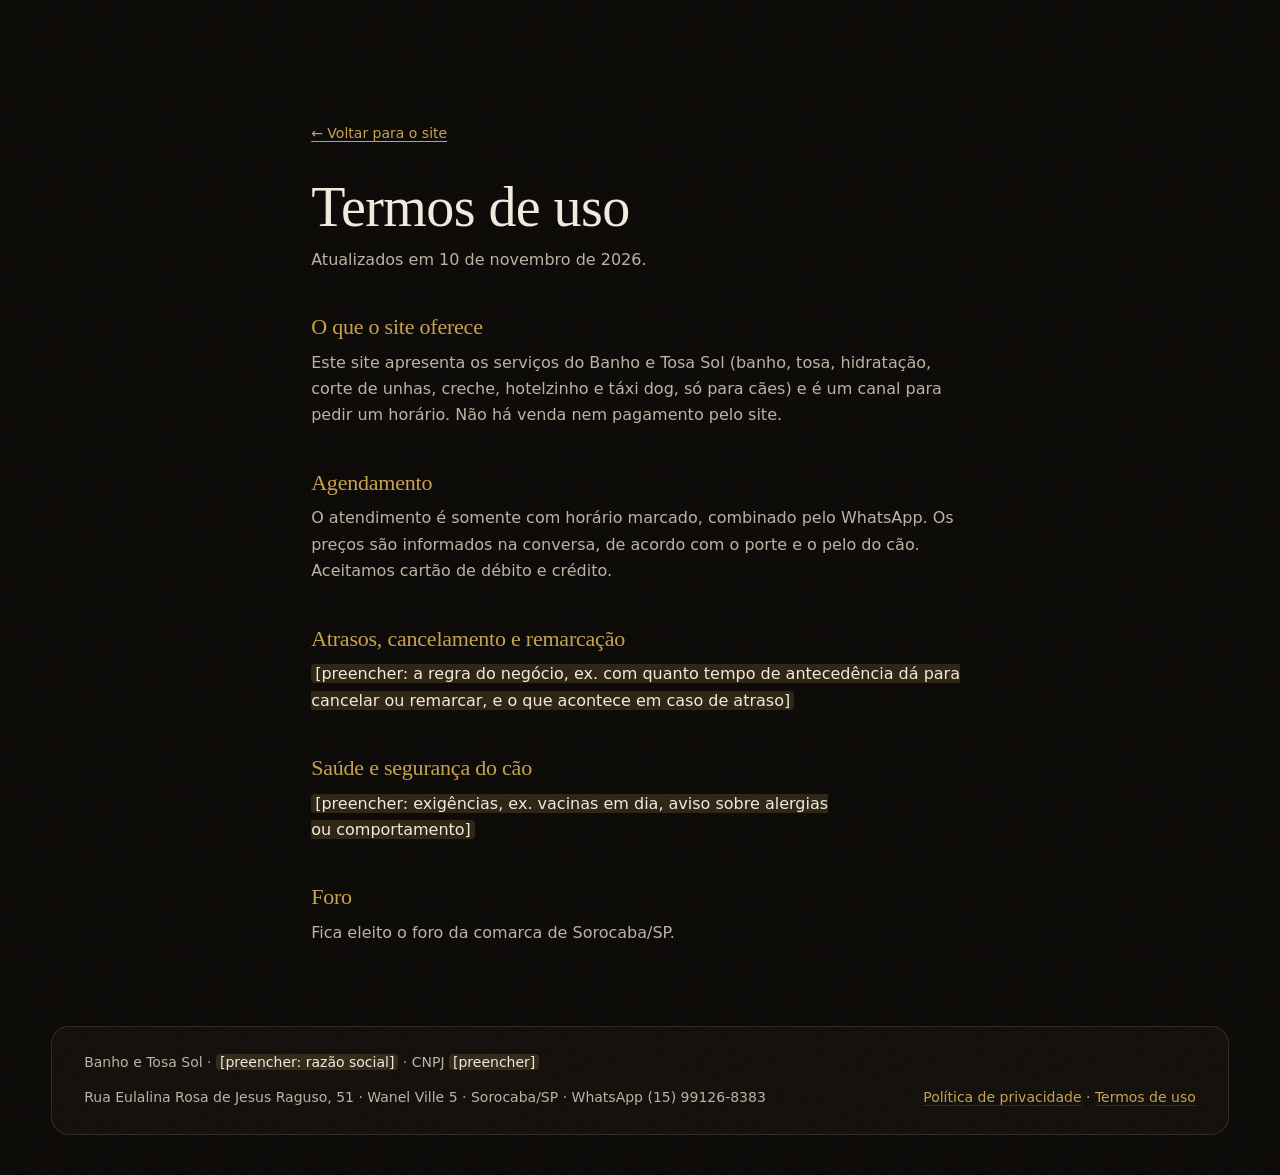
<file: termos.html>
<!doctype html>
<html lang="pt-BR">
<head>
  <meta charset="utf-8">
  <meta name="viewport" content="width=device-width, initial-scale=1">
  <title>Termos de uso | Banho e Tosa Sol</title>
  <meta name="description" content="As regras de agendamento e atendimento do Banho e Tosa Sol.">
  <link rel="canonical" href="https://banhoetosa.eduardotorres-dev.com.br/termos.html">
  <meta name="theme-color" content="#080604">
  <link rel="icon" href="assets/favicon.png" type="image/png">
  <link rel="stylesheet" href="estilo.css">
</head>
<body>
<main class="legal">
  <a class="voltar" href="./">← Voltar para o site</a>
  <h1>Termos de uso</h1>
  <p>Atualizados em 10 de novembro de 2026.</p>

  <h2>O que o site oferece</h2>
  <p>Este site apresenta os serviços do Banho e Tosa Sol (banho, tosa, hidratação, corte de unhas, creche, hotelzinho e táxi dog, só para cães) e é um canal para pedir um horário. Não há venda nem pagamento pelo site.</p>

  <h2>Agendamento</h2>
  <p>O atendimento é somente com horário marcado, combinado pelo WhatsApp. Os preços são informados na conversa, de acordo com o porte e o pelo do cão. Aceitamos cartão de débito e crédito.</p>

  <h2>Atrasos, cancelamento e remarcação</h2>
  <p><span class="preencher">[preencher: a regra do negócio, ex. com quanto tempo de antecedência dá para cancelar ou remarcar, e o que acontece em caso de atraso]</span></p>

  <h2>Saúde e segurança do cão</h2>
  <p><span class="preencher">[preencher: exigências, ex. vacinas em dia, aviso sobre alergias ou comportamento]</span></p>

  <h2>Foro</h2>
  <p>Fica eleito o foro da comarca de Sorocaba/SP.</p>
</main>
<footer class="rodape">
  <div class="painel rodape-painel">
    <span>Banho e Tosa Sol · <span class="preencher">[preencher: razão social]</span> · CNPJ <span class="preencher">[preencher]</span></span>
    <span>Rua Eulalina Rosa de Jesus Raguso, 51 · Wanel Ville 5 · Sorocaba/SP · WhatsApp (15) 99126-8383</span>
    <span><a href="privacidade.html">Política de privacidade</a> · <a href="termos.html">Termos de uso</a></span>
  </div>
</footer>
</body>
</html>
</file>
<file: estilo.css>
/* ── Tokens: ajuste pela identidade visual do cliente ───────────────────── */
:root {
  --fundo: #080604;          /* MESMA cor usada nos prompts das imagens */
  --fundo-2: #12100c;
  --texto: #f3ecdf;
  --texto-suave: #bdb3a2;
  --acento: #c9a24a;         /* cor principal da marca */
  --acento-texto: #15120c;   /* texto sobre o acento */
  --linha: rgb(243 236 223 / 0.12);
  --painel: rgb(20 17 12 / 0.62);
  --mistura: lighten;        /* tema escuro: lighten | tema claro: multiply */

  --fonte-titulo: "Fraunces", Georgia, serif;
  --fonte-texto: "Figtree", system-ui, sans-serif;

  --raio: 18px;
  --gutter: clamp(16px, 4vw, 56px);
  --largura: 1240px;
  --ease: cubic-bezier(.2, .7, .1, 1);
}
/* Tema claro (marcas de luz, saúde, casamento etc.): troque os tokens assim
:root {
  --fundo: #f4efe7; --fundo-2: #ebe4d8; --texto: #1d1a16; --texto-suave: #5d564c;
  --linha: rgb(29 26 22 / .12); --painel: rgb(244 239 231 / .7); --mistura: multiply;
}
*/

*, *::before, *::after { box-sizing: border-box; }
html { scroll-behavior: smooth; -webkit-text-size-adjust: 100%; overflow-x: clip; }
body {
  margin: 0;
  background: var(--fundo);
  color: var(--texto);
  font: 400 clamp(16px, 1.05vw, 18px)/1.65 var(--fonte-texto);
  overflow-x: clip;
  -webkit-font-smoothing: antialiased;
}
/* Grão de filme: tira o aspecto "liso de IA" */
body::after {
  content: ""; position: fixed; inset: -50%; z-index: 90; pointer-events: none; opacity: .07;
  background-image: url("data:image/svg+xml,%3Csvg xmlns='http://www.w3.org/2000/svg' width='160' height='160'%3E%3Cfilter id='n'%3E%3CfeTurbulence type='fractalNoise' baseFrequency='.9' numOctaves='2' stitchTiles='stitch'/%3E%3C/filter%3E%3Crect width='100%25' height='100%25' filter='url(%23n)'/%3E%3C/svg%3E");
  animation: grao 1s steps(4) infinite;
}
@keyframes grao { 25% { transform: translate(-3%, 2%); } 50% { transform: translate(2%, -3%); } 75% { transform: translate(-2%, -1%); } }

img { max-width: 100%; display: block; }
a { color: inherit; }
h1, h2, h3 { font-family: var(--fonte-titulo); font-weight: 300; line-height: 1.08; margin: 0 0 .5em; letter-spacing: -.01em; text-wrap: balance; }
h1 { font-size: clamp(38px, 6.2vw, 96px); }
h2 { font-size: clamp(32px, 4.2vw, 64px); }
h3 { font-size: clamp(21px, 1.8vw, 27px); font-weight: 500; }
p { margin: 0 0 1em; color: var(--texto-suave); text-wrap: pretty; }

/* ── Topo ──────────────────────────────────────────────────────────────── */
.topo {
  position: fixed; inset: 0 0 auto; z-index: 50;
  display: flex; align-items: center; justify-content: space-between; gap: 16px;
  padding: 18px var(--gutter);
  transition: background .4s var(--ease), backdrop-filter .4s;
}
.topo.rolou { background: rgb(8 6 4 / .62); backdrop-filter: blur(14px); -webkit-backdrop-filter: blur(14px); }
.marca { text-decoration: none; display: flex; align-items: center; }
.marca-logo { height: 34px; width: auto; }
.marca-texto { font-family: var(--fonte-titulo); font-size: 22px; letter-spacing: .02em; }
.menu { display: flex; gap: 28px; align-items: center; font-size: 14px; letter-spacing: .04em; }
.menu a { text-decoration: none; opacity: .8; transition: opacity .3s; }
.menu a:hover { opacity: 1; }
.menu-cta { border: 1px solid var(--linha); padding: 9px 16px; border-radius: 999px; opacity: 1 !important; }
@media (max-width: 760px) { .menu a:not(.menu-cta) { display: none; } }

/* ── Palco: cachorro fixo à direita, texto e serviços à esquerda ─────────── */
em { font-style: italic; color: var(--acento); }
.ouro { color: var(--acento); }
.marca { gap: 12px; }
.marca-logo { height: 38px; }
.marca-texto { font-size: 21px; display: inline-flex; align-items: center; gap: 10px; }
.sol-icone { width: 30px; height: 18px; color: var(--acento); flex: none; }

.palco { position: relative; height: var(--curso, 560vh); }
.palco-fixo { position: sticky; top: 0; height: 100vh; height: 100svh; overflow: hidden; }

.cao {
  position: absolute; top: 0; right: 0; bottom: 0; width: 50vw;
  -webkit-mask-image: linear-gradient(to right, transparent 0%, #000 34%), linear-gradient(to bottom, #000 78%, transparent);
          mask-image: linear-gradient(to right, transparent 0%, #000 34%), linear-gradient(to bottom, #000 78%, transparent);
  -webkit-mask-composite: source-in; mask-composite: intersect;
}
.cao { background: url("assets/img/cao-poster.webp") right 5% top / auto 100% no-repeat; }
.cao-canvas { position: absolute; inset: 0; width: 100%; height: 100%; }
.cao-vinheta { display: none; }

.palco-texto {
  position: absolute; inset: 0 auto 0 0; width: min(600px, 52vw);
  padding: 96px 0 32px var(--gutter);
  display: grid; grid-template-rows: minmax(0, 1fr); align-items: center;
}
.abertura, .servicos { grid-area: 1 / 1; min-height: 0; transition: opacity .7s var(--ease), transform .9s var(--ease), filter .7s var(--ease); }
.abertura.fora { opacity: 0; transform: translateY(-28px); filter: blur(6px); pointer-events: none; }
.servicos:not(.dentro) { opacity: 0; transform: translateY(28px); pointer-events: none; }
.servicos:not(.dentro) .servico { transition: none; }
/* A lista ocupa no máximo o espaço que sobra; se não couber, rola sozinha com o card atual (app.js) */
.servicos { max-height: 100%; display: flex; flex-direction: column; }
.servicos-cabeca, .servicos-nota { flex: none; }

.abertura h1 { font-size: clamp(46px, 6.4vw, 104px); margin-bottom: .25em; }
.apoio { font-family: var(--fonte-titulo); font-size: clamp(21px, 1.9vw, 30px); line-height: 1.3; color: var(--texto); margin: 0 0 34px; max-width: 20ch; }
.acoes { display: flex; flex-wrap: wrap; gap: 12px; }
.nota { display: flex; align-items: center; gap: 10px; font-size: 14px; letter-spacing: .01em; color: var(--texto-suave); margin: 22px 0 0; }

.servicos-cabeca h2 { font-size: clamp(30px, 3.4vw, 50px); margin-bottom: clamp(12px, 2.2vh, 24px); }
.lista-servicos { min-height: 0; overflow: hidden; list-style: none; margin: 0; padding: 2px 2px 2px 0; display: grid; align-content: start; gap: clamp(4px, .9vh, 10px); counter-reset: s; }
.servico {
  counter-increment: s;
  display: grid; grid-template-columns: 26px 1fr; column-gap: 16px; align-items: center;
  padding: clamp(8px, 1.25vh, 14px) 18px clamp(8px, 1.25vh, 14px) 14px;
  border: 1px solid var(--linha); border-radius: 14px; background: var(--painel);
  opacity: 0; transform: translateX(-18px);
  transition: opacity .6s var(--ease), transform .7s var(--ease), border-color .5s, background .5s;
}
.servico::before { content: ""; grid-row: span 2; align-self: center; width: 26px; height: 15px; background: var(--acento); opacity: .55; transition: opacity .5s;
  -webkit-mask: url("data:image/svg+xml,%3Csvg xmlns='http://www.w3.org/2000/svg' viewBox='0 0 48 28'%3E%3Cg fill='none' stroke='%23000' stroke-width='2.4' stroke-linecap='round'%3E%3Cpath d='M12 24a12 12 0 0 1 24 0'/%3E%3Cpath d='M24 2v6M11.3 7.3l3.6 4.4M36.7 7.3l-3.6 4.4M4.6 15.4l5.4 2.6M43.4 15.4 38 18M2 24h7M39 24h7'/%3E%3C/g%3E%3C/svg%3E") center / contain no-repeat;
          mask: url("data:image/svg+xml,%3Csvg xmlns='http://www.w3.org/2000/svg' viewBox='0 0 48 28'%3E%3Cg fill='none' stroke='%23000' stroke-width='2.4' stroke-linecap='round'%3E%3Cpath d='M12 24a12 12 0 0 1 24 0'/%3E%3Cpath d='M24 2v6M11.3 7.3l3.6 4.4M36.7 7.3l-3.6 4.4M4.6 15.4l5.4 2.6M43.4 15.4 38 18M2 24h7M39 24h7'/%3E%3C/g%3E%3C/svg%3E") center / contain no-repeat; }
.servico.atual::before { opacity: 1; }
.servico h3 { font-size: clamp(18px, 1.45vw, 22px); margin: 0; }
.servico p { font-size: clamp(13.5px, .95vw, 15px); line-height: 1.45; }
.servico.ativo { opacity: .62; transform: none; }
.lista-servicos.transborda {
  -webkit-mask-image: linear-gradient(to bottom, transparent, #000 28px, #000 calc(100% - 28px), transparent);
          mask-image: linear-gradient(to bottom, transparent, #000 28px, #000 calc(100% - 28px), transparent);
}
.lista-servicos.transborda.no-topo { -webkit-mask-image: linear-gradient(to bottom, #000 calc(100% - 28px), transparent); mask-image: linear-gradient(to bottom, #000 calc(100% - 28px), transparent); }
.lista-servicos.transborda.no-fim { -webkit-mask-image: linear-gradient(to bottom, transparent, #000 28px); mask-image: linear-gradient(to bottom, transparent, #000 28px); }
/* Só o card atual mostra a descrição, em qualquer tela */
.servico p { display: grid; grid-template-rows: 0fr; opacity: 0; margin: 0; transition: grid-template-rows .5s var(--ease), opacity .4s var(--ease), margin .5s var(--ease); }
.servico p > span { overflow: hidden; }
.servico.atual p { grid-template-rows: 1fr; opacity: 1; margin-top: 4px; }
.servico.atual { opacity: 1; border-color: color-mix(in srgb, var(--acento) 55%, transparent); background: color-mix(in srgb, var(--acento) 7%, transparent); }
.servicos-nota { margin-top: 14px; opacity: 0; transition: opacity .6s var(--ease); }
.servicos.completa .servicos-nota { opacity: 1; }

.dica {
  position: absolute; bottom: 26px; left: var(--gutter);
  display: flex; align-items: center; gap: 12px; font-size: 11px; letter-spacing: .3em; text-transform: uppercase; opacity: .6;
  transition: opacity .5s;
}
.dica span { width: 38px; height: 1px; background: linear-gradient(to right, var(--texto), transparent); animation: dica 2s var(--ease) infinite; }
@keyframes dica { 0% { transform: scaleX(0); transform-origin: left; } 50% { transform: scaleX(1); transform-origin: left; } 51% { transform-origin: right; } 100% { transform: scaleX(0); transform-origin: right; } }
.palco.andou .dica { opacity: 0; }

/* Quem cuida */
.secao-grade--retrato { grid-template-columns: minmax(0, 440px) minmax(0, 600px); gap: clamp(24px, 5vw, 80px); align-items: center; justify-content: center; }
.retrato { margin: 0; aspect-ratio: 1; border-radius: 50%; padding: 10px; border: 1px solid color-mix(in srgb, var(--acento) 45%, transparent); }
.retrato img { width: 100%; height: 100%; object-fit: cover; object-position: 50% 50%; border-radius: 50%; filter: saturate(.92) contrast(1.03); }
.destaque { font-family: var(--fonte-titulo); font-size: clamp(21px, 1.9vw, 28px); line-height: 1.3; color: var(--texto); }

/* Onde estamos: faixa aberta, endereço grande à esquerda e ações à direita */
.secao--onde { min-height: 70vh; }
.contato-grade { width: 100%; max-width: var(--largura); margin: 0 auto; display: grid; grid-template-columns: minmax(0, .9fr) minmax(0, 1.1fr); gap: clamp(32px, 6vw, 96px); align-items: center; }
.onde { scroll-margin-top: 110px; }
.onde h2 { font-size: clamp(38px, 4.4vw, 66px); margin-bottom: .3em; }
.onde address { font-size: clamp(19px, 1.6vw, 24px); color: var(--texto); margin: 0; }
.onde-linha { display: block; width: 100%; height: 2px; overflow: visible; margin: 28px 0; }
.onde-linha line { stroke: var(--acento); stroke-width: 1; stroke-dasharray: 1; stroke-dashoffset: 1; transition: stroke-dashoffset 1.6s var(--ease) .2s; }
.onde.visto .onde-linha line { stroke-dashoffset: 0; }
.onde-acoes { display: flex; flex-wrap: wrap; gap: 12px; }
.onde-acoes .nota { flex-basis: 100%; margin-top: 8px; }
@media (max-width: 960px) { .contato-grade { grid-template-columns: 1fr; } }
address { font-style: normal; font-size: clamp(18px, 1.5vw, 22px); line-height: 1.5; margin: 0 0 28px; }

.botao.botao--linha { background: transparent; color: var(--texto); border: 1px solid var(--linha); }
.botao.botao--linha:hover { border-color: var(--acento); filter: none; }
.painel a:not(.botao) { color: var(--acento); }

/* ── Painéis (todo texto mora num painel) ──────────────────────────────── */
.painel {
  position: relative;
  background: var(--painel);
  border: 1px solid var(--linha);
  border-radius: var(--raio);
  padding: clamp(24px, 3.2vw, 48px);
}
.painel--vidro { background: rgb(8 6 4 / .38); }
.painel > :last-child { margin-bottom: 0; }

/* ── Seções ────────────────────────────────────────────────────────────── */
.secao {
  position: relative; isolation: isolate; overflow: clip;
  min-height: 100vh; padding: 18vh var(--gutter);
  display: grid; align-content: center;
}
.secao-grade { width: 100%; max-width: var(--largura); margin: 0 auto; display: grid; grid-template-columns: minmax(0, 560px) 1fr; }
.secao-grade--direita { grid-template-columns: 1fr minmax(0, 560px); }
.secao-grade--direita > .painel { grid-column: 2; }
.secao--larga { gap: 28px; justify-items: center; }
.passos { list-style: none; margin: 8px 0 0; padding: 0; counter-reset: p; display: grid; gap: 22px; }
.passos li { counter-increment: p; display: grid; grid-template-columns: 42px 1fr; column-gap: 12px; }
.passos li::before { content: counter(p, decimal-leading-zero); grid-row: span 2; font-family: var(--fonte-titulo); color: var(--acento); font-size: 22px; }
.passos strong { font-weight: 600; }
.passos span { color: var(--texto-suave); }

/* ── Arte: imagens fundidas ao fundo (nunca retângulo com borda) ───────── */
.arte {
  position: absolute; z-index: -1; pointer-events: none;
  object-fit: cover; mix-blend-mode: var(--mistura);
  -webkit-mask-composite: source-in; mask-composite: intersect;
}
.arte--direita, .arte--esquerda { top: 0; bottom: 0; width: 64vw; height: 100%; }
.arte--direita {
  right: 0;
  -webkit-mask-image: linear-gradient(to left, #000 38%, transparent 96%), linear-gradient(to bottom, transparent, #000 18%, #000 80%, transparent);
          mask-image: linear-gradient(to left, #000 38%, transparent 96%), linear-gradient(to bottom, transparent, #000 18%, #000 80%, transparent);
}
.arte--esquerda {
  left: 0;
  -webkit-mask-image: linear-gradient(to right, #000 38%, transparent 96%), linear-gradient(to bottom, transparent, #000 18%, #000 80%, transparent);
          mask-image: linear-gradient(to right, #000 38%, transparent 96%), linear-gradient(to bottom, transparent, #000 18%, #000 80%, transparent);
}
.arte--fundo {
  inset: 0; width: 100%; height: 100%; opacity: .5;
  /* closest-side: a elipse zera exatamente na borda, então nunca sobra linha reta */
  -webkit-mask-image: radial-gradient(closest-side, #000 35%, transparent 100%), linear-gradient(to bottom, transparent, #000 22%, #000 78%, transparent);
          mask-image: radial-gradient(closest-side, #000 35%, transparent 100%), linear-gradient(to bottom, transparent, #000 22%, #000 78%, transparent);
}
.arte--suave { opacity: .32; }
/* Parallax leve aplicado pelo app.js */
.arte[data-parallax] { will-change: transform; }

/* ── Contato ───────────────────────────────────────────────────────────── */
.secao--contato { justify-items: center; }
.painel--form { width: 100%; max-width: 760px; justify-self: end; }
.form { display: grid; grid-template-columns: 1fr 1fr; gap: 16px; margin-top: 24px; }
.campo { display: grid; gap: 6px; }
.campo--inteiro { grid-column: 1 / -1; }
.campo label { font-size: 13px; letter-spacing: .04em; color: var(--texto-suave); }
.campo input, .campo textarea {
  width: 100%; font: inherit; color: var(--texto);
  background: rgb(255 255 255 / .04); border: 1px solid rgb(243 236 223 / .4); border-radius: 12px;
  padding: 14px 16px; transition: border-color .3s, background .3s; resize: vertical;
}
.campo input:focus, .campo textarea:focus { outline: none; border-color: var(--acento); background: rgb(255 255 255 / .07); }
.campo.erro input { border-color: #d9776b; }
.pote { position: absolute; left: -9999px; }
.form-status { min-height: 1.4em; margin: 0; font-size: 14px; }
.form-status.ok { color: var(--acento); }
.form-status.falha { color: #e39a90; }
@media (max-width: 640px) { .form { grid-template-columns: 1fr; } }

/* ── Botões ────────────────────────────────────────────────────────────── */
.botao {
  display: inline-flex; align-items: center; justify-content: center; gap: 10px;
  font: 600 15px/1 var(--fonte-texto); letter-spacing: .02em; text-decoration: none; cursor: pointer;
  color: var(--acento-texto); background: var(--acento); border: 0; border-radius: 999px;
  padding: 17px 30px; transition: transform .4s var(--ease), filter .3s;
}
.botao:hover { transform: translateY(-2px); filter: brightness(1.08); }
.botao[disabled] { opacity: .6; cursor: progress; }

/* ── WhatsApp flutuante ────────────────────────────────────────────────── */
.whats {
  position: fixed; right: max(16px, env(safe-area-inset-right)); bottom: calc(max(18px, env(safe-area-inset-bottom)) + 54px); z-index: 60;
  width: 58px; height: 58px; border-radius: 50%; display: grid; place-items: center;
  background: #25d366; color: #fff; box-shadow: 0 10px 30px rgb(0 0 0 / .35);
  transform: scale(0); transition: transform .5s var(--ease);
}
.whats.visivel { transform: scale(1); }
.whats:hover { transform: scale(1.07); }
.whats svg { width: 30px; height: 30px; }
.whats::after { content: ""; position: absolute; inset: 0; border-radius: 50%; border: 2px solid #25d366; animation: pulso 2.6s ease-out infinite; }
@keyframes pulso { from { transform: scale(1); opacity: .7; } to { transform: scale(1.6); opacity: 0; } }

/* ── Rodapé ────────────────────────────────────────────────────────────── */
.rodape { padding: 0 var(--gutter) 40px; }
.rodape-painel { max-width: var(--largura); margin: 0 auto; display: flex; flex-wrap: wrap; gap: 12px 32px; align-items: center; justify-content: space-between; font-size: 14px; color: var(--texto-suave); padding: 24px 32px; }

/* ── Revelar ao rolar ──────────────────────────────────────────────────── */
.revelar { opacity: 0; transform: translateY(40px); transition: opacity 1s var(--ease), transform 1.2s var(--ease); }
.revelar.visto { opacity: 1; transform: none; }

/* ── Celular ───────────────────────────────────────────────────────────── */
@media (max-width: 860px) {
  .secao { padding: 14vh var(--gutter); min-height: auto; }
  .secao-grade, .secao-grade--direita { grid-template-columns: 1fr; }
  .secao-grade--direita > .painel { grid-column: 1; }
  .arte--direita, .arte--esquerda { left: 0; right: 0; width: 100%; height: 70%; opacity: .55;
    -webkit-mask-image: linear-gradient(to bottom, transparent, #000 25%, #000 55%, transparent);
            mask-image: linear-gradient(to bottom, transparent, #000 25%, #000 55%, transparent); }
}


/* Celular: o cachorro ocupa a tela inteira ao fundo; texto e cards de vidro passam por cima */
@media (max-width: 860px) {
  .topo { padding-top: max(14px, env(safe-area-inset-top)); }
  .marca-logo { height: 30px; }
  .marca-texto { font-size: 17px; }
  .cao { background-size: cover; background-position: center top; }
  .abertura h1 { font-size: clamp(40px, 12vw, 56px); }
  .apoio { margin-bottom: 22px; }
  .servicos { padding-top: 0; }
  .servicos-cabeca h2 { font-size: 26px; margin-bottom: 10px; }
  .servico { padding: 7px 12px; grid-template-columns: 26px 1fr; column-gap: 8px; border-radius: 12px; }
  .servico::before { width: 20px; height: 12px; }
  .servico h3 { font-size: 16px; }
  .servico p { font-size: 12.5px; line-height: 1.35; }
  .servicos-nota { margin-top: 8px; font-size: 12px; }
  .dica { display: none; }
  .secao-grade--retrato { grid-template-columns: 1fr; justify-items: center; }
  .retrato { width: min(320px, 80vw); }
}
@media (max-width: 860px) { .lista-servicos { gap: 6px; } }
@media (max-width: 860px) and (orientation: portrait) {
  .cao { inset: 0; width: 100%; height: auto; -webkit-mask-image: none; mask-image: none; }
  /* escurece só onde o texto mora, para ler sem esconder o cachorro */
  .cao::after { content: ""; position: absolute; inset: 0; pointer-events: none;
    background: linear-gradient(to bottom, rgb(8 6 4 / .45) 0%, transparent 16%, transparent 38%, rgb(8 6 4 / .5) 60%, rgb(8 6 4 / .78) 100%); }
  .palco-texto { inset: auto 0 0 0; width: auto; height: 54svh; padding: 0 var(--gutter) 16px; align-items: end; }
  .abertura h1, .apoio, .servicos-cabeca h2 { text-shadow: 0 2px 18px rgb(0 0 0 / .55); }
  /* cards de vidro: o cachorro continua aparecendo por trás */
  .servico { background: rgb(18 14 9 / .38); border-color: rgb(243 236 223 / .18);
    -webkit-backdrop-filter: blur(12px) saturate(1.2); backdrop-filter: blur(12px) saturate(1.2); }
  .servico.ativo { opacity: .88; }
  .servico.atual { opacity: 1; background: rgb(201 162 74 / .24); border-color: rgb(201 162 74 / .7); }
  .servicos-nota { text-shadow: 0 1px 10px rgb(0 0 0 / .7); }
}
@media (max-width: 860px) and (max-height: 700px) and (orientation: portrait) {
  .palco-texto { height: 60svh; }
  .servico { padding: 5px 12px; }
  .servicos-cabeca h2 { font-size: 22px; }
  .abertura h1 { font-size: 36px; }
  .apoio { font-size: 18px; margin-bottom: 16px; }
  .abertura .botao { padding: 13px 18px; font-size: 14px; }
  .nota { margin-top: 12px; font-size: 12.5px; }
}
/* Celular deitado ou zoom alto no notebook: lado a lado, como no computador */
@media (max-width: 860px) and (orientation: landscape) {
  .cao { left: auto; right: 0; width: 46vw; height: auto; bottom: 0;
    -webkit-mask-image: linear-gradient(to right, transparent 0%, #000 30%); mask-image: linear-gradient(to right, transparent 0%, #000 30%); }
  .palco-texto { inset: 0 auto 0 0; width: 56vw; padding: 82px 0 12px var(--gutter); align-items: center; }
  .topo { padding-top: 10px; padding-bottom: 10px; }
  .abertura h1 { font-size: clamp(30px, 9vh, 48px); margin-bottom: .15em; }
  .apoio { font-size: clamp(16px, 4.6vh, 22px); margin-bottom: 14px; max-width: none; }
  .abertura .botao { padding: 11px 16px; font-size: 13.5px; }
  .nota { margin-top: 10px; font-size: 12px; }
  .servicos-cabeca h2 { font-size: clamp(20px, 6vh, 28px); margin-bottom: 8px; }
  .servico { padding: 5px 10px; }
  .servico h3 { font-size: 15px; }
  .servicos-nota { display: none; }
}

@media (prefers-reduced-motion: reduce) {
  *, *::before, *::after { animation: none !important; transition: none !important; }
  .revelar { opacity: 1; transform: none; }
  .palco { height: auto; }
  .palco-fixo { position: relative; height: auto; min-height: 100svh; }
  .palco-texto { position: relative; inset: auto; display: block; padding-top: 110px; }
  .abertura.fora, .servicos:not(.dentro) { opacity: 1; transform: none; filter: none; pointer-events: auto; }
  .servicos { margin-top: 64px; }
  .servico { opacity: 1; transform: none; }
  .servico p { grid-template-rows: 1fr; opacity: 1; margin-top: 4px; }
  .servicos-nota { opacity: 1; }
  .onde-linha line { stroke-dashoffset: 0; }
  .dica { display: none; }
}

/* Arte de "Como funciona": topo e base somem antes da borda da seção */
#como-funciona .arte--esquerda {
  -webkit-mask-image: linear-gradient(to right, #000 38%, transparent 96%), linear-gradient(to bottom, transparent 4%, #000 36%, #000 72%, transparent 96%);
          mask-image: linear-gradient(to right, #000 38%, transparent 96%), linear-gradient(to bottom, transparent 4%, #000 36%, #000 72%, transparent 96%);
}

/* Acessibilidade e toque */
html { -webkit-tap-highlight-color: transparent; }
a:focus-visible, button:focus-visible, input:focus-visible, textarea:focus-visible { outline: 2px solid var(--acento); outline-offset: 3px; }
.botao, .menu a, .whats { touch-action: manipulation; }
@media (hover: none) { .botao:hover { transform: none; } }

/* Superfícies do navegador no tema */
::selection { background: var(--acento); color: var(--acento-texto); }
input, textarea { caret-color: var(--acento); }
html { scrollbar-color: color-mix(in srgb, var(--acento) 45%, var(--fundo)) var(--fundo); }
.opcional { color: color-mix(in srgb, var(--texto-suave) 70%, transparent); }
a:not(.botao):not(.whats):not(.marca) { text-underline-offset: .2em; }

/* Pular para o conteúdo (teclado) */
.pular { position: fixed; left: 16px; top: -60px; z-index: 100; background: var(--acento); color: var(--acento-texto); padding: 10px 16px; border-radius: 10px; font-weight: 600; text-decoration: none; transition: top .3s var(--ease); }
.pular:focus { top: 12px; }
main:focus { outline: none; }
/* Alvos de toque de 44px em telas de toque */
@media (pointer: coarse) {
  .botao, .menu a { min-height: 44px; display: inline-flex; align-items: center; justify-content: center; }
}

/* ── Galeria deslizante ─────────────────────────────────────────────────── */
.secao--galeria { min-height: auto; padding-left: 0; padding-right: 0; align-content: start; gap: 32px; }
.galeria-cabeca { width: 100%; max-width: var(--largura); margin: 0 auto; padding: 0 var(--gutter); display: flex; flex-wrap: wrap; align-items: end; justify-content: space-between; gap: 16px 32px; box-sizing: content-box; }
.galeria-cabeca h2 { margin: 0; }
.galeria-controles { display: flex; align-items: center; gap: 10px; }
.galeria-insta {
  display: inline-flex; align-items: center; gap: 10px; min-height: 48px; padding: 0 22px 0 18px; margin-right: 8px;
  border-radius: 999px; border: 1px solid color-mix(in srgb, var(--acento) 70%, transparent);
  background: color-mix(in srgb, var(--acento) 10%, transparent);
  font-size: 15px; font-weight: 600; color: var(--texto); text-decoration: none;
  transition: background-color .2s ease, border-color .2s ease, transform .16s var(--ease);
}
.galeria-insta svg { width: 22px; height: 22px; fill: none; stroke: var(--acento); stroke-width: 1.8; }
.galeria-insta svg .ponto { fill: var(--acento); stroke: none; }
.galeria-insta:active { transform: scale(.97); }
@media (hover: hover) and (pointer: fine) { .galeria-insta:hover { background: color-mix(in srgb, var(--acento) 20%, transparent); border-color: var(--acento); } }


/* ── Capítulos de serviço: cômodos coloridos ─────────────────────────────── */
.capitulos { position: relative; isolation: isolate; }
.cap {
  --raio-cap: clamp(32px, 5vw, 64px);
  position: relative; background: var(--cor); color: var(--tinta);
  min-height: 100vh; padding: clamp(150px, 20vh, 220px) var(--gutter) clamp(90px, 14vh, 150px);
  margin-top: calc(var(--raio-cap) * -1);
  border-radius: var(--raio-cap) var(--raio-cap) 0 0;
  display: grid; align-content: center; overflow: clip;
}
.capitulos .cap:first-child { margin-top: 0; }
.cap--banho  { --cor: #dcedf3; --foto: #abd2e0; --tinta: #0f2e39; --pata: #5f9db1; --forma: #8fc0d2; }
.cap--tosa   { --cor: #f8eedc; --foto: #efd6ae; --tinta: #3b280f; --pata: #c39b62; --forma: #e6c48e; }
.cap--creche { --cor: #e6ede0; --foto: #c3d1b7; --tinta: #1f3119; --pata: #84a073; --forma: #a9c09a; }
.cap--taxi   { --cor: #fbe9b8; --foto: #eeb545; --tinta: #3a2704; --pata: #b07a1c; --forma: #f2c564; }
.cap ::selection { background: var(--tinta); color: var(--cor); }

.cap-grade { width: 100%; max-width: var(--largura); margin: 0 auto; display: grid; grid-template-columns: minmax(0, 1fr) minmax(0, 1fr); gap: clamp(28px, 6vw, 96px); align-items: center; }
.cap--inverso .cap-foto { order: 2; }
.cap-foto { position: relative; margin: 0; justify-self: center; width: min(100%, 440px); }
.cap-arco { position: relative; z-index: 2; aspect-ratio: 4 / 5; border-radius: 999px 999px 36px 36px; overflow: hidden; background: var(--foto); box-shadow: 0 0 0 10px var(--cor), 0 40px 70px -30px color-mix(in srgb, var(--tinta) 50%, transparent); }
.cap-arco img { width: 100%; height: 100%; object-fit: cover; object-position: 50% 70%; display: block; }
/* Formas do modelo: uma cápsula inclinada atrás e pílulas soltas em volta (movidas pela rolagem no app.js) */
.cap-capsula { position: absolute; z-index: 1; left: 50%; top: 50%; width: 78%; height: 128%; margin: -64% 0 0 -39%; border-radius: 999px; background: var(--forma); opacity: .55; transform: rotate(-38deg); will-change: transform; }
.cap-pilula { position: absolute; z-index: 3; width: 18px; height: 64px; border-radius: 999px; background: var(--forma); transform: rotate(-38deg); }
.cap-pilula--1 { left: -6%; top: 8%; }
.cap-pilula--2 { right: -8%; top: 30%; width: 14px; height: 46px; background: var(--acento); }
.cap-pilula--3 { left: 4%; bottom: -4%; width: 16px; height: 52px; background: var(--pata); }
.cap-texto { max-width: 520px; }
.cap h2 { font-size: clamp(40px, 5vw, 76px); font-weight: 400; color: var(--tinta); margin-bottom: .2em; }
.cap-lema { font-family: var(--fonte-titulo); font-size: clamp(21px, 1.9vw, 28px); line-height: 1.25; color: var(--tinta); margin: 0 0 18px; }
.cap p { color: color-mix(in srgb, var(--tinta) 82%, var(--cor)); }
  -webkit-mask: url("data:image/svg+xml,%3Csvg xmlns='http://www.w3.org/2000/svg' viewBox='0 0 40 40'%3E%3Cellipse cx='20' cy='27' rx='9.5' ry='8.2'/%3E%3Cellipse cx='8.6' cy='15.5' rx='4.1' ry='5.3' transform='rotate(-22 8.6 15.5)'/%3E%3Cellipse cx='15.6' cy='8.6' rx='4.2' ry='5.6' transform='rotate(-7 15.6 8.6)'/%3E%3Cellipse cx='24.4' cy='8.6' rx='4.2' ry='5.6' transform='rotate(7 24.4 8.6)'/%3E%3Cellipse cx='31.4' cy='15.5' rx='4.1' ry='5.3' transform='rotate(22 31.4 15.5)'/%3E%3C/svg%3E") center / contain no-repeat;
          mask: url("data:image/svg+xml,%3Csvg xmlns='http://www.w3.org/2000/svg' viewBox='0 0 40 40'%3E%3Cellipse cx='20' cy='27' rx='9.5' ry='8.2'/%3E%3Cellipse cx='8.6' cy='15.5' rx='4.1' ry='5.3' transform='rotate(-22 8.6 15.5)'/%3E%3Cellipse cx='15.6' cy='8.6' rx='4.2' ry='5.6' transform='rotate(-7 15.6 8.6)'/%3E%3Cellipse cx='24.4' cy='8.6' rx='4.2' ry='5.6' transform='rotate(7 24.4 8.6)'/%3E%3Cellipse cx='31.4' cy='15.5' rx='4.1' ry='5.3' transform='rotate(22 31.4 15.5)'/%3E%3C/svg%3E") center / contain no-repeat; }
.botao.botao--tinta { background: var(--tinta); color: var(--cor); }
.botao.botao--tinta:focus-visible { outline-color: var(--tinta); }

/* Entrada do cômodo: a foto assenta e o texto chega em sequência */
.cap-arco { opacity: 0; transform: scale(.9); transition: opacity .7s var(--ease), transform .9s var(--ease); }
.cap-pilula, .cap-capsula { opacity: 0; transition: opacity .8s var(--ease) .25s; }
.cap.dentro .cap-arco { opacity: 1; transform: none; }
.cap.dentro .cap-capsula { opacity: .55; }
.cap.dentro .cap-pilula { opacity: 1; }
.cap-texto > * { opacity: 0; transform: translate3d(0, 14px, 0); transition: opacity .6s var(--ease), transform .7s var(--ease); }
.cap-texto > :nth-child(2) { transition-delay: 70ms; } .cap-texto > :nth-child(3) { transition-delay: 140ms; }
.cap-texto > :nth-child(4) { transition-delay: 210ms; } .cap-texto > :nth-child(5) { transition-delay: 280ms; }
.cap.dentro .cap-texto > * { opacity: 1; transform: none; }
.cap.dentro.assentou .cap-texto > * { transition-delay: 0ms; }

/* Trilha de patinhas que caminha com a rolagem na passagem entre cômodos */
.trilha { position: absolute; left: 0; right: 0; top: 0; height: clamp(130px, 19vh, 210px); pointer-events: none; }
.pata { position: absolute; width: clamp(24px, 2.6vw, 38px); height: clamp(24px, 2.6vw, 38px); margin: -19px 0 0 -19px; }
.pata svg { display: block; width: 100%; height: 100%; fill: var(--pata); opacity: 0; transform: scale(.4); transition: opacity .2s ease, transform .28s var(--ease); }
.pata.pisou svg { opacity: .9; transform: scale(1); }

@media (max-width: 860px) {
  .cap { min-height: auto; padding-top: 140px; }
  .cap-grade { grid-template-columns: 1fr; }
  .cap--inverso .cap-foto { order: 0; }
  .cap-foto { width: min(78vw, 420px); }
}
@media (prefers-reduced-motion: reduce) {
  .cap-arco, .cap-texto > * { opacity: 1; transform: none; }
  .cap-pilula { opacity: 1; } .cap-capsula { opacity: .55; }
  .pata svg { opacity: .9; transform: none; }
}
.cap-servicos { margin: 26px 0 32px; display: grid; grid-template-columns: repeat(2, minmax(0, 1fr)); gap: 22px 28px; }
.cap-servicos dt { display: flex; align-items: center; gap: 8px; font-family: var(--fonte-titulo); font-size: clamp(19px, 1.5vw, 22px); font-weight: 500; color: var(--tinta); margin-bottom: 4px; }
.cap-servicos dt::before { content: ""; flex: none; width: 16px; height: 16px; background: var(--pata);
  -webkit-mask: url("data:image/svg+xml,%3Csvg xmlns='http://www.w3.org/2000/svg' viewBox='0 0 40 40'%3E%3Cellipse cx='20' cy='27' rx='9.5' ry='8.2'/%3E%3Cellipse cx='8.6' cy='15.5' rx='4.1' ry='5.3' transform='rotate(-22 8.6 15.5)'/%3E%3Cellipse cx='15.6' cy='8.6' rx='4.2' ry='5.6' transform='rotate(-7 15.6 8.6)'/%3E%3Cellipse cx='24.4' cy='8.6' rx='4.2' ry='5.6' transform='rotate(7 24.4 8.6)'/%3E%3Cellipse cx='31.4' cy='15.5' rx='4.1' ry='5.3' transform='rotate(22 31.4 15.5)'/%3E%3C/svg%3E") center / contain no-repeat;
          mask: url("data:image/svg+xml,%3Csvg xmlns='http://www.w3.org/2000/svg' viewBox='0 0 40 40'%3E%3Cellipse cx='20' cy='27' rx='9.5' ry='8.2'/%3E%3Cellipse cx='8.6' cy='15.5' rx='4.1' ry='5.3' transform='rotate(-22 8.6 15.5)'/%3E%3Cellipse cx='15.6' cy='8.6' rx='4.2' ry='5.6' transform='rotate(-7 15.6 8.6)'/%3E%3Cellipse cx='24.4' cy='8.6' rx='4.2' ry='5.6' transform='rotate(7 24.4 8.6)'/%3E%3Cellipse cx='31.4' cy='15.5' rx='4.1' ry='5.3' transform='rotate(22 31.4 15.5)'/%3E%3C/svg%3E") center / contain no-repeat; }
.cap-servicos dd { text-wrap: pretty; margin: 0; font-size: 15px; line-height: 1.5; color: color-mix(in srgb, var(--tinta) 80%, var(--cor)); }
@media (max-width: 520px) { .cap-servicos { grid-template-columns: 1fr; gap: 16px; } }
@media (max-width: 860px) { .cap-foto { width: min(70vw, 360px); margin-bottom: 12px; } }

/* ── Links do rodapé e páginas legais (privacidade, termos) ─────────────── */
.rodape a { color: inherit; text-decoration: underline; text-decoration-color: var(--linha); text-underline-offset: 3px; }
.rodape a:hover { color: var(--acento); }
.legal { max-width: 760px; margin: 0 auto; padding: 120px var(--gutter) 64px; }
.legal h1 { font: 300 clamp(36px, 5vw, 56px)/1.1 var(--fonte-titulo); margin: 0 0 8px; }
.legal h2 { font: 500 22px/1.3 var(--fonte-titulo); margin: 40px 0 8px; color: var(--acento); }
.legal p, .legal li { color: var(--texto-suave); }
.legal a { color: var(--acento); }
.legal .voltar { display: inline-block; margin-bottom: 32px; font-size: 14px; }
.preencher { background: rgb(201 162 74 / .18); color: var(--texto); padding: 0 4px; border-radius: 4px; }

.sr-only { position: absolute; width: 1px; height: 1px; overflow: hidden; clip-path: inset(50%); white-space: nowrap; }

/* ── Varal de polaroids (galeria) ─────────────────────────────────────────── */
.varal {
  --varal-cw: 300px;
  position: relative; width: 100%; height: clamp(500px, 70vh, 620px); overflow: hidden; isolation: isolate;
  user-select: none; -webkit-user-select: none; touch-action: pan-y; outline: none; cursor: grab;
  -webkit-tap-highlight-color: transparent;
}
.varal[data-drag="1"] { cursor: grabbing; }
.varal:focus-visible { box-shadow: inset 0 0 0 2px var(--acento); }
.varal-fio { position: absolute; inset: 0; width: 100%; height: 100%; pointer-events: none; overflow: visible; }
.varal-fio path { stroke: color-mix(in srgb, var(--acento) 70%, transparent); }
.varal-foto { position: absolute; left: 0; top: 0; margin: 0; width: var(--varal-cw); transform-origin: 50% 0; will-change: transform; visibility: hidden; }
.varal-papel {
  margin-top: 10px; background: #f7f2e8; padding: 10px 10px 0;
  box-shadow: 0 1px 2px rgb(0 0 0 / .3), 0 22px 36px -16px rgb(0 0 0 / .75);
  transition: transform .5s cubic-bezier(.2,.7,.2,1), filter .5s ease;
}
.varal-foto[data-on="0"] .varal-papel { transform: scale(.9); filter: saturate(.7) brightness(.72); }
.varal-img { position: relative; aspect-ratio: 1; overflow: hidden; background: #d9d5cc; }
.varal-img img { position: absolute; inset: 0; width: 100%; height: 100%; object-fit: cover; display: block; pointer-events: none; }
.varal-nota {
  height: 46px; display: flex; align-items: center; justify-content: center; padding: 0 6px;
  font: italic 300 17px/1.1 var(--fonte-titulo); color: #3b3427; white-space: nowrap; overflow: hidden; text-overflow: ellipsis;
}
.varal-pregador {
  position: absolute; left: 50%; top: 0; width: 10px; height: 26px; margin-left: -5px; border-radius: 2px;
  background: linear-gradient(90deg, #b8915f, #e3c9a1 45%, #a8824f); box-shadow: 0 2px 3px rgb(0 0 0 / .45);
}
.varal-pregador::after { content: ""; position: absolute; left: 4px; top: 8px; width: 2px; height: 7px; background: rgb(80 60 30 / .45); border-radius: 1px; }
.varal-barra {
  position: absolute; left: max(var(--gutter), calc((100% - var(--largura)) / 2 + var(--gutter)));
  right: max(var(--gutter), calc((100% - var(--largura)) / 2 + var(--gutter))); bottom: clamp(16px, 4vh, 36px);
  display: flex; align-items: center; gap: clamp(12px, 2vw, 24px); cursor: default;
}
.varal-cap { flex: 1; min-width: 0; overflow: hidden; padding-bottom: .15em; }
.varal-cap > * { display: block; animation: varal-in .55s cubic-bezier(.2,.8,.2,1) both; }
.varal-titulo { font: 400 clamp(20px, 2vw, 28px)/1.15 var(--fonte-titulo); white-space: nowrap; overflow: hidden; text-overflow: ellipsis; }
.varal-sub { margin-top: 4px; font-size: 14px; color: var(--texto-suave); }
.varal-conta { font-size: 13px; letter-spacing: .14em; color: var(--texto-suave); white-space: nowrap; font-variant-numeric: tabular-nums; }
.varal-conta b { color: var(--acento); font-weight: 600; }
.varal-btn {
  appearance: none; flex: none; width: 44px; height: 44px; margin: 0; padding: 0; border-radius: 50%;
  border: 1px solid var(--linha); background: transparent; color: var(--texto); display: grid; place-items: center; cursor: pointer;
  transition: background-color .2s ease, color .2s ease, border-color .2s ease;
}
.varal-btn svg { width: 16px; height: 16px; fill: none; stroke: currentColor; stroke-width: 1.5; }
.varal-btn:focus-visible { outline: 2px solid var(--acento); outline-offset: 2px; }
@media (hover: hover) and (pointer: fine) { .varal-btn:hover { background: var(--acento); border-color: var(--acento); color: var(--acento-texto); } }
@keyframes varal-in { from { transform: translateY(100%); opacity: 0; } to { transform: none; opacity: 1; } }
/* Sem JavaScript: as polaroids viram uma faixa que rola de lado */
.varal:not(.pronto) { display: flex; gap: 20px; overflow-x: auto; height: auto; padding: 24px var(--gutter); }
.varal:not(.pronto) .varal-foto { position: relative; visibility: visible; flex: none; width: 240px; }
.varal:not(.pronto) .varal-fio, .varal:not(.pronto) .varal-barra { display: none; }
@media (max-width: 860px) {
  .varal { height: clamp(440px, 66vh, 520px); }
  .varal-conta { display: none; }
  .varal-barra { padding-right: 72px; } /* não fica embaixo do botão do WhatsApp */
}
@media (prefers-reduced-motion: reduce) { .varal-cap > * { animation: none; } .varal-papel { transition: none; } }

/* ── Mural dos tutores (depoimentos) ──────────────────────────────────────── */
.secao--mural { min-height: auto; align-content: start; gap: clamp(24px, 4vh, 48px); }
.secao--mural[hidden] { display: none; }
.mural-cabeca { width: 100%; max-width: var(--largura); margin: 0 auto; display: flex; flex-wrap: wrap; align-items: end; justify-content: space-between; gap: 12px 40px; }
.mural-cabeca h2 { margin: 0; }
.mural-cabeca p { margin: 0; max-width: 340px; color: var(--texto-suave); }
.mural {
  --mw: clamp(220px, 19vw, 270px);
  position: relative; list-style: none; margin: 0 auto; padding: 0; width: 100%; max-width: var(--largura);
  height: 820px;
}
.recado {
  position: absolute; width: var(--mw);
  left: calc((100% - var(--mw)) * var(--x)); top: calc((100% - 420px) * var(--y));
  background: #f7f2e8; color: #2a241b; padding: 12px 12px 16px;
  box-shadow: 0 1px 2px rgb(0 0 0 / .3), 0 26px 40px -18px rgb(0 0 0 / .8);
  transition: transform .45s cubic-bezier(.2, 1.3, .4, 1), box-shadow .3s ease;
}
.recado figure { margin: 0; }
.recado-img { aspect-ratio: 1; overflow: hidden; background: #d9d5cc; }
.recado-img img { width: 100%; height: 100%; object-fit: cover; display: block; pointer-events: none; }
.recado blockquote { margin: 14px 2px 10px; font: italic 300 17px/1.35 var(--fonte-titulo); }
.recado figcaption { margin: 0 2px; font-size: 13px; color: #6b5f4b; }
.recado figcaption strong { color: #2a241b; font-weight: 600; }
.recado-selo {
  position: absolute; top: -10px; right: -10px; padding: 3px 10px; border-radius: 999px;
  background: var(--acento); color: var(--acento-texto); font-size: 11px; font-weight: 600; letter-spacing: .1em; text-transform: uppercase;
}
.mural:not(.caiu) .recado { opacity: 0; }
@media (hover: hover) and (pointer: fine) and (min-width: 861px) {
  .recado { cursor: grab; }
  .recado.pega { cursor: grabbing; transition: box-shadow .3s ease; box-shadow: 0 2px 4px rgb(0 0 0 / .3), 0 40px 60px -20px rgb(0 0 0 / .9); }
}
@media (max-width: 860px) {
  .mural { height: auto; display: grid; grid-template-columns: 1fr 1fr; gap: 28px 14px; padding: 8px 4px 40px; }
  .recado { position: relative; left: auto; top: auto; width: auto; padding: 8px 8px 12px; }
  .recado:nth-child(even) { margin-top: 48px; }
  .recado-selo { top: -8px; right: 6px; }
  .recado blockquote { font-size: 15px; margin: 10px 0 8px; }
  .recado figcaption { font-size: 12px; }
  .so-mouse { display: none; }
}
@media not ((hover: hover) and (pointer: fine)) { .so-mouse { display: none; } }
@media (prefers-reduced-motion: reduce) { .mural:not(.caiu) .recado { opacity: 1; } }

/* ── Rodapé com a palavra em retícula ─────────────────────────────────────── */
.rodape-sol {
  position: relative; width: 100%; height: clamp(420px, 62vh, 560px); overflow: hidden; isolation: isolate;
  background: var(--fundo); color: var(--texto); border-top: 1px solid var(--linha);
}
.rodape-sol canvas { position: absolute; inset: 0; width: 100%; height: 100%; display: block; }
.rs-topo {
  position: relative; z-index: 1; max-width: var(--largura); margin: 0 auto;
  display: grid; grid-template-columns: minmax(0, 1.2fr) repeat(3, minmax(0, 1fr)); gap: 24px;
  padding: clamp(28px, 5vh, 48px) var(--gutter) 0;
  font-size: 12px; letter-spacing: .14em; text-transform: uppercase; line-height: 1.9;
}
.rs-marca strong { display: block; font: 400 22px/1.2 var(--fonte-titulo); letter-spacing: 0; text-transform: none; margin-bottom: 6px; }
.rs-marca span { color: var(--texto-suave); }
.rs-col h3 { margin: 0 0 4px; font: inherit; font-weight: 600; color: var(--acento); }
.rs-col ul { list-style: none; margin: 0; padding: 0; }
.rs-link {
  color: inherit; text-decoration: none; opacity: .8;
  background-image: linear-gradient(currentColor, currentColor); background-size: 0% 1px; background-repeat: no-repeat; background-position: 0 100%;
  transition: opacity .25s ease, background-size .35s var(--ease);
}
span.rs-link { opacity: .6; }
a.rs-link:hover { opacity: 1; background-size: 100% 1px; }
a.rs-link:focus-visible { outline: 1px solid currentColor; outline-offset: 3px; opacity: 1; }
.rs-filete {
  position: relative; z-index: 1; max-width: var(--largura); margin: clamp(18px, 3vh, 30px) auto 0; box-sizing: border-box;
  display: flex; justify-content: flex-end; padding: 12px var(--gutter) 0; border-top: 1px solid var(--linha);
  font-size: 12px; letter-spacing: .14em; text-transform: uppercase;
  background-clip: content-box;
}
@media (max-width: 860px) {
  .rodape-sol { height: auto; min-height: 520px; padding-bottom: 46vw; }
  .rs-topo { grid-template-columns: 1fr 1fr; row-gap: 22px; }
  .rs-marca { grid-column: 1 / -1; }
}
@media (max-width: 460px) { .rs-topo { grid-template-columns: 1fr; } }
</file>
